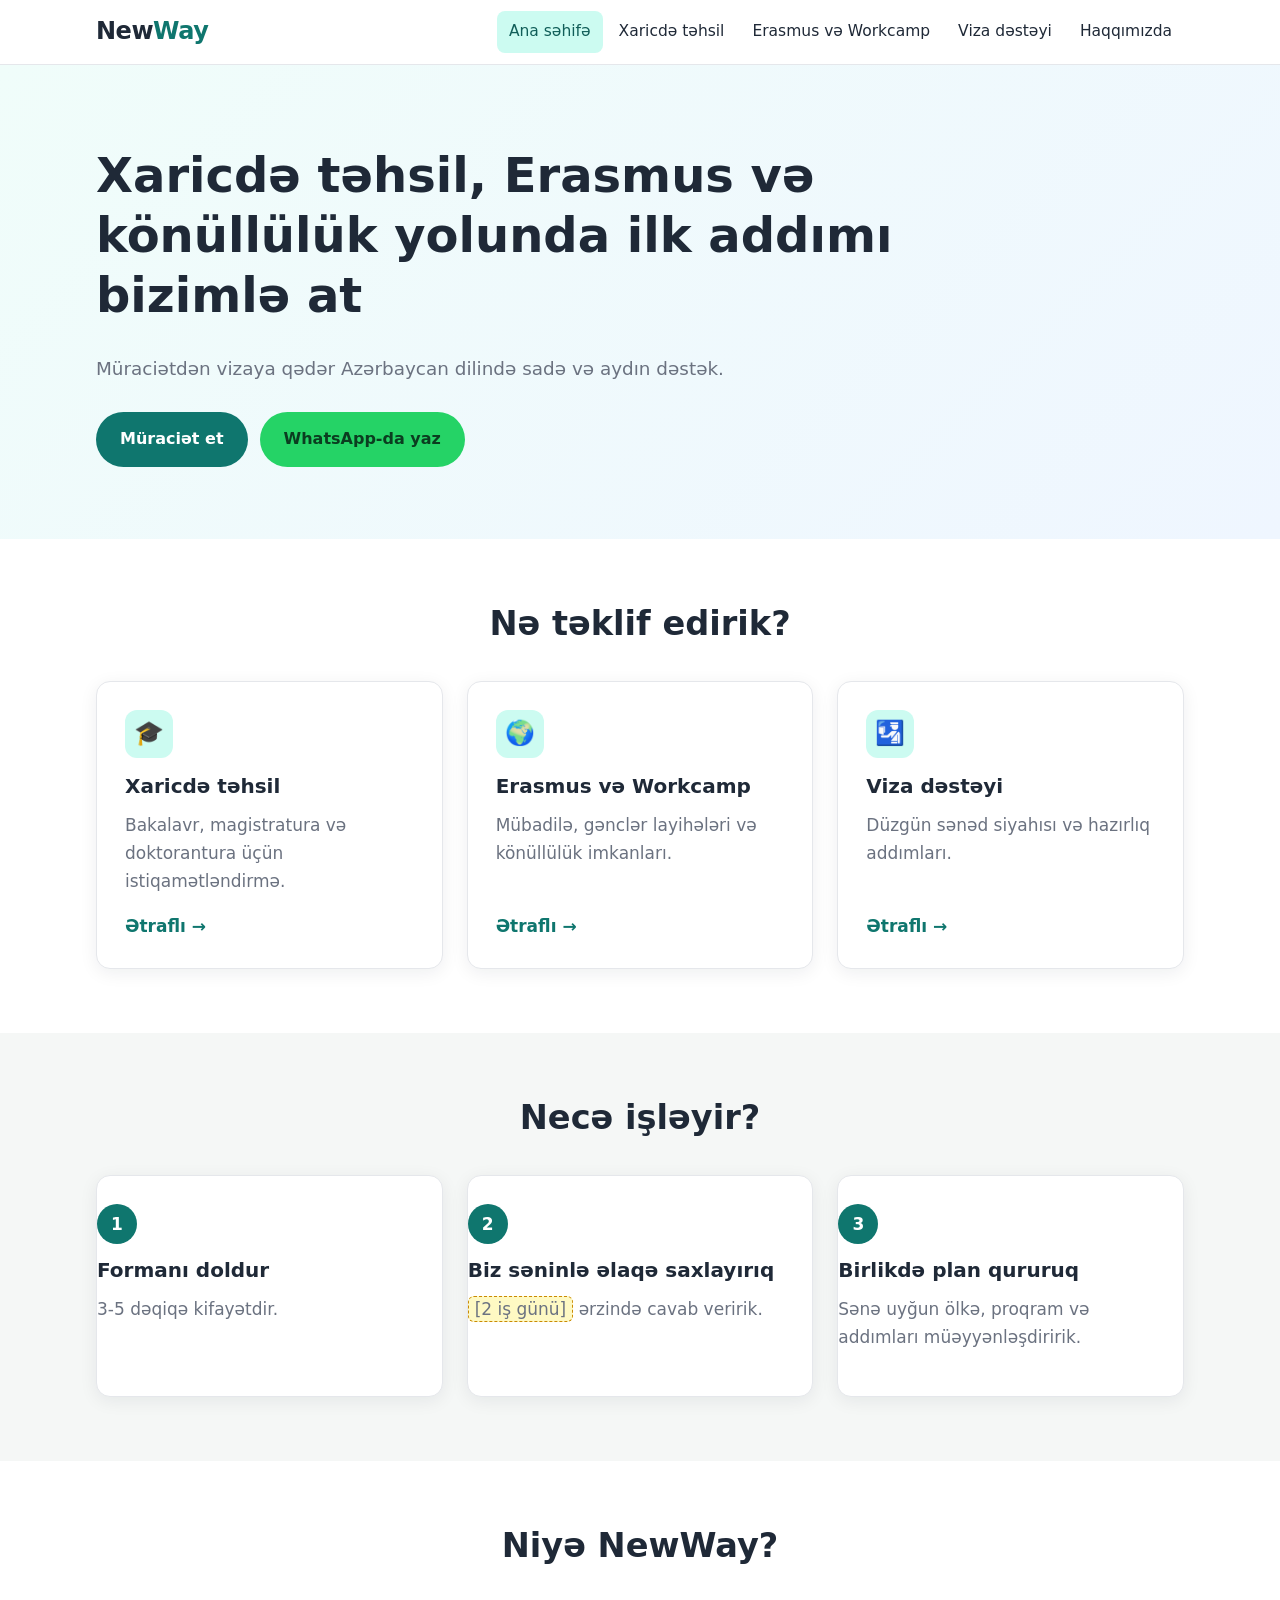
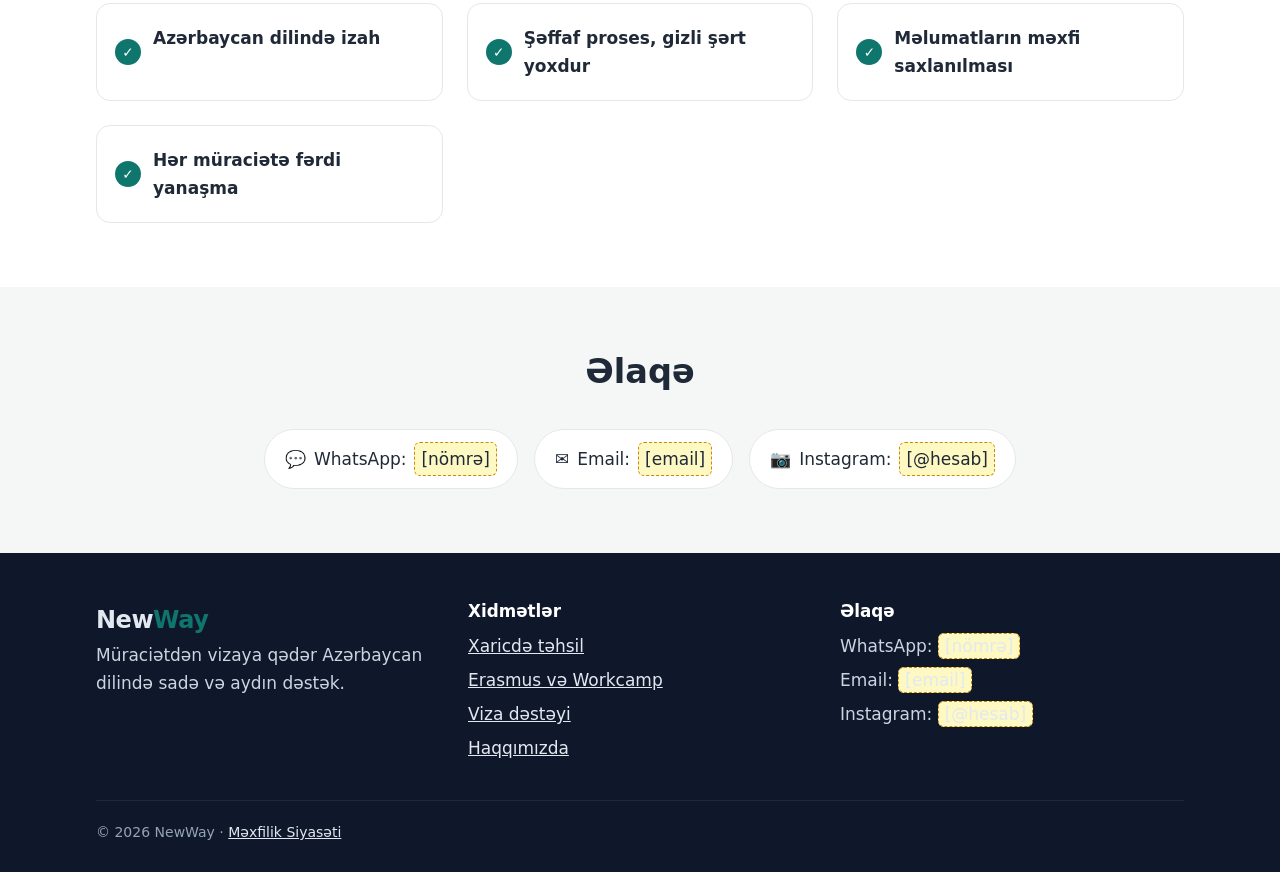
<file: index.html>
<!DOCTYPE html>
<html lang="az">
<head>
  <meta charset="UTF-8">
  <meta name="viewport" content="width=device-width, initial-scale=1.0">
  <title>NewWay — Xaricdə təhsil, Erasmus və viza dəstəyi</title>
  <meta name="description" content="Xaricdə təhsil, Erasmus və könüllülük yolunda ilk addımı bizimlə at. Müraciətdən vizaya qədər Azərbaycan dilində sadə və aydın dəstək.">
  <link rel="icon" href="data:image/svg+xml,<svg xmlns='http://www.w3.org/2000/svg' viewBox='0 0 100 100'><rect width='100' height='100' rx='22' fill='%230f766e'/><text x='50' y='70' font-size='60' font-family='Arial' font-weight='700' text-anchor='middle' fill='white'>N</text></svg>">
  <link rel="stylesheet" href="/assets/css/style.css">
</head>
<body>
  <a class="skip-link" href="#main">Əsas məzmuna keç</a>
  <header class="site-header">
    <div class="container header-inner">
      <a class="logo" href="/index.html">New<span>Way</span></a>
      <button class="nav-toggle" type="button" aria-expanded="false" aria-controls="main-nav" aria-label="Menyunu aç">☰</button>
      <nav class="main-nav" id="main-nav" aria-label="Əsas menyu">
        <ul>
          <li><a href="/index.html">Ana səhifə</a></li>
          <li><a href="/xaricde-tehsil.html">Xaricdə təhsil</a></li>
          <li><a href="/erasmus-workcamp.html">Erasmus və Workcamp</a></li>
          <li><a href="/viza.html">Viza dəstəyi</a></li>
          <li><a href="/haqqimizda.html">Haqqımızda</a></li>
        </ul>
      </nav>
    </div>
  </header>

  <main id="main">
    <section class="hero">
      <div class="container">
        <h1>Xaricdə təhsil, Erasmus və könüllülük yolunda ilk addımı bizimlə at</h1>
        <p class="lead">Müraciətdən vizaya qədər Azərbaycan dilində sadə və aydın dəstək.</p>
        <div class="btn-row">
          <a class="btn btn-primary" href="#xidmetler">Müraciət et</a>
          <a class="btn btn-whatsapp" data-config-link="whatsapp" href="#">WhatsApp-da yaz</a>
        </div>
      </div>
    </section>

    <section class="section" id="xidmetler">
      <div class="container">
        <div class="section-title">
          <h2>Nə təklif edirik?</h2>
        </div>
        <div class="grid grid-3">
          <a class="card" href="/xaricde-tehsil.html">
            <div class="card-icon" aria-hidden="true">🎓</div>
            <h3>Xaricdə təhsil</h3>
            <p>Bakalavr, magistratura və doktorantura üçün istiqamətləndirmə.</p>
            <span class="card-link">Ətraflı →</span>
          </a>
          <a class="card" href="/erasmus-workcamp.html">
            <div class="card-icon" aria-hidden="true">🌍</div>
            <h3>Erasmus və Workcamp</h3>
            <p>Mübadilə, gənclər layihələri və könüllülük imkanları.</p>
            <span class="card-link">Ətraflı →</span>
          </a>
          <a class="card" href="/viza.html">
            <div class="card-icon" aria-hidden="true">🛂</div>
            <h3>Viza dəstəyi</h3>
            <p>Düzgün sənəd siyahısı və hazırlıq addımları.</p>
            <span class="card-link">Ətraflı →</span>
          </a>
        </div>
      </div>
    </section>

    <section class="section section-alt">
      <div class="container">
        <div class="section-title">
          <h2>Necə işləyir?</h2>
        </div>
        <ol class="steps grid grid-3">
          <li class="card">
            <h3>Formanı doldur</h3>
            <p>3-5 dəqiqə kifayətdir.</p>
          </li>
          <li class="card">
            <h3>Biz səninlə əlaqə saxlayırıq</h3>
            <p><span data-config="responseTime">[2 iş günü]</span> ərzində cavab veririk.</p>
          </li>
          <li class="card">
            <h3>Birlikdə plan qururuq</h3>
            <p>Sənə uyğun ölkə, proqram və addımları müəyyənləşdiririk.</p>
          </li>
        </ol>
      </div>
    </section>

    <section class="section">
      <div class="container">
        <div class="section-title">
          <h2>Niyə NewWay?</h2>
        </div>
        <ul class="features grid grid-2">
          <li>Azərbaycan dilində izah</li>
          <li>Şəffaf proses, gizli şərt yoxdur</li>
          <li>Məlumatların məxfi saxlanılması</li>
          <li>Hər müraciətə fərdi yanaşma</li>
        </ul>
      </div>
    </section>

    <section class="section section-alt" id="elaqe">
      <div class="container">
        <div class="section-title">
          <h2>Əlaqə</h2>
        </div>
        <ul class="contact-list">
          <li><a data-config-link="whatsapp" href="#"><span aria-hidden="true">💬</span> WhatsApp: <span data-config="whatsapp">[nömrə]</span></a></li>
          <li><a data-config-link="email" href="#"><span aria-hidden="true">✉️</span> Email: <span data-config="email">[email]</span></a></li>
          <li><a data-config-link="instagram" href="#"><span aria-hidden="true">📷</span> Instagram: <span data-config="instagram">[@hesab]</span></a></li>
        </ul>
      </div>
    </section>

  </main>

  <footer class="site-footer">
    <div class="container">
      <div class="footer-grid">
        <div>
          <a class="logo footer-logo" href="/index.html">New<span>Way</span></a>
          <p>Müraciətdən vizaya qədər Azərbaycan dilində sadə və aydın dəstək.</p>
        </div>
        <div>
          <h3>Xidmətlər</h3>
          <ul>
            <li><a href="/xaricde-tehsil.html">Xaricdə təhsil</a></li>
            <li><a href="/erasmus-workcamp.html">Erasmus və Workcamp</a></li>
            <li><a href="/viza.html">Viza dəstəyi</a></li>
            <li><a href="/haqqimizda.html">Haqqımızda</a></li>
          </ul>
        </div>
        <div>
          <h3>Əlaqə</h3>
          <ul>
            <li>WhatsApp: <a data-config-link="whatsapp" href="#"><span data-config="whatsapp">[nömrə]</span></a></li>
            <li>Email: <a data-config-link="email" href="#"><span data-config="email">[email]</span></a></li>
            <li>Instagram: <a data-config-link="instagram" href="#"><span data-config="instagram">[@hesab]</span></a></li>
          </ul>
        </div>
      </div>
      <div class="footer-bottom">
        © <span data-year></span> NewWay · <a href="/mexfilik.html">Məxfilik Siyasəti</a>
      </div>
    </div>
  </footer>

  <script src="/assets/js/main.js"></script>
</body>
</html>
</file>
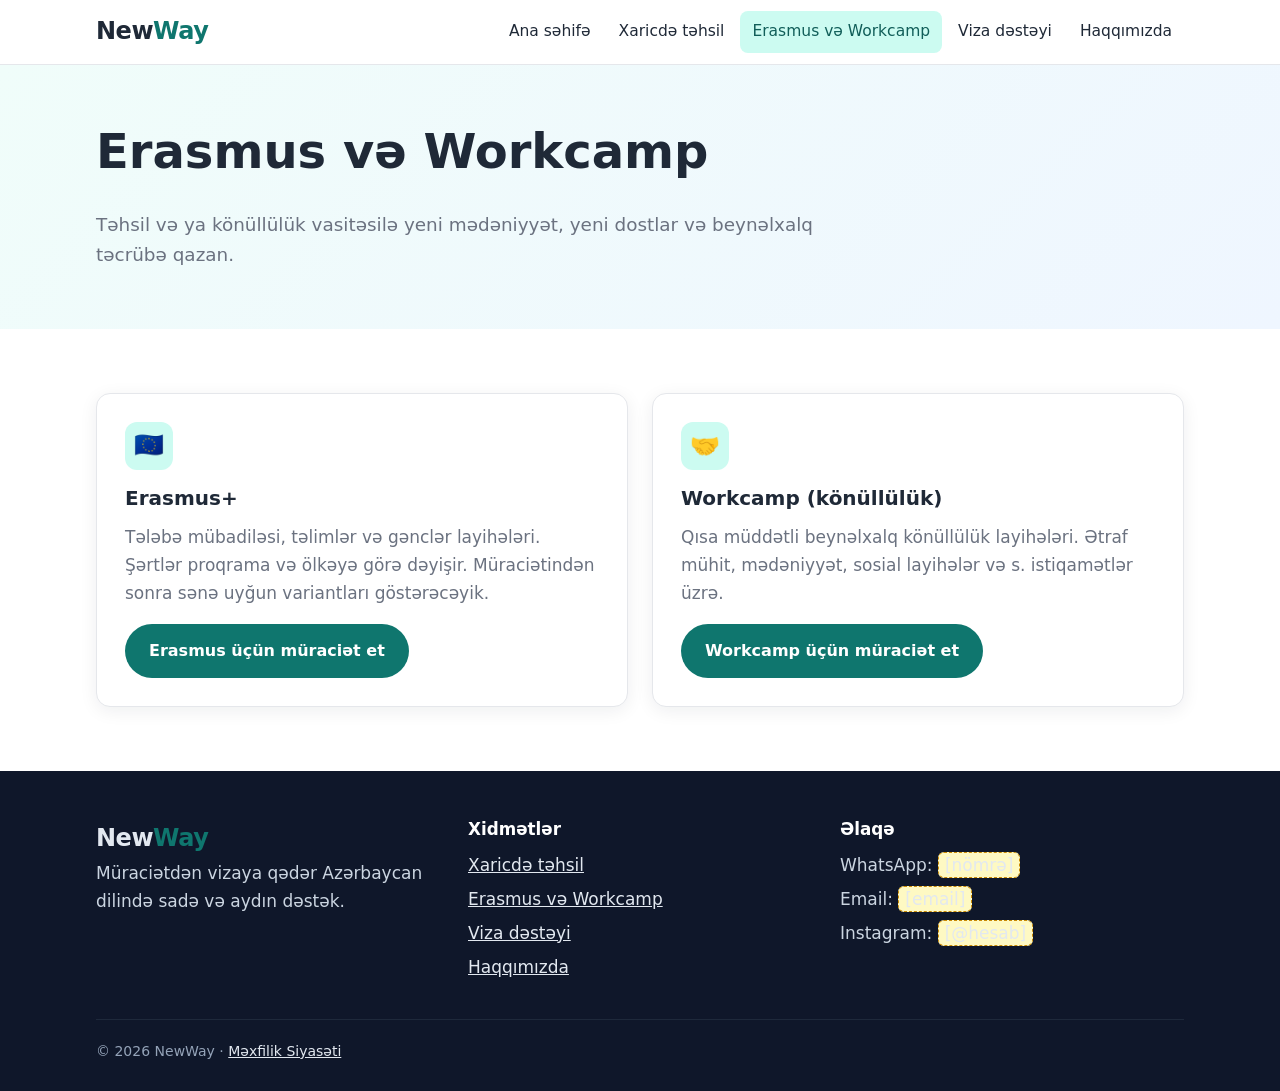
<file: erasmus-workcamp.html>
<!DOCTYPE html>
<html lang="az">
<head>
  <meta charset="UTF-8">
  <meta name="viewport" content="width=device-width, initial-scale=1.0">
  <title>Erasmus və Workcamp — NewWay</title>
  <meta name="description" content="Erasmus+ mübadilə, təlim və gənclər layihələri, eləcə də beynəlxalq Workcamp könüllülük proqramları.">
  <link rel="icon" href="data:image/svg+xml,<svg xmlns='http://www.w3.org/2000/svg' viewBox='0 0 100 100'><rect width='100' height='100' rx='22' fill='%230f766e'/><text x='50' y='70' font-size='60' font-family='Arial' font-weight='700' text-anchor='middle' fill='white'>N</text></svg>">
  <link rel="stylesheet" href="/assets/css/style.css">
</head>
<body>
  <a class="skip-link" href="#main">Əsas məzmuna keç</a>
  <header class="site-header">
    <div class="container header-inner">
      <a class="logo" href="/index.html">New<span>Way</span></a>
      <button class="nav-toggle" type="button" aria-expanded="false" aria-controls="main-nav" aria-label="Menyunu aç">☰</button>
      <nav class="main-nav" id="main-nav" aria-label="Əsas menyu">
        <ul>
          <li><a href="/index.html">Ana səhifə</a></li>
          <li><a href="/xaricde-tehsil.html">Xaricdə təhsil</a></li>
          <li><a href="/erasmus-workcamp.html">Erasmus və Workcamp</a></li>
          <li><a href="/viza.html">Viza dəstəyi</a></li>
          <li><a href="/haqqimizda.html">Haqqımızda</a></li>
        </ul>
      </nav>
    </div>
  </header>

  <main id="main">
    <section class="page-hero">
      <div class="container">
        <h1>Erasmus və Workcamp</h1>
        <p class="lead">Təhsil və ya könüllülük vasitəsilə yeni mədəniyyət, yeni dostlar və beynəlxalq təcrübə qazan.</p>
      </div>
    </section>

    <section class="section">
      <div class="container">
        <div class="grid grid-2">
          <article class="card">
            <div class="card-icon" aria-hidden="true">🇪🇺</div>
            <h2 class="h3">Erasmus+</h2>
            <p>Tələbə mübadiləsi, təlimlər və gənclər layihələri. Şərtlər proqrama və ölkəyə görə dəyişir. Müraciətindən sonra sənə uyğun variantları göstərəcəyik.</p>
            <a class="btn btn-primary" href="/muraciet-erasmus.html?proqram=erasmus">Erasmus üçün müraciət et</a>
          </article>
          <article class="card">
            <div class="card-icon" aria-hidden="true">🤝</div>
            <h2 class="h3">Workcamp (könüllülük)</h2>
            <p>Qısa müddətli beynəlxalq könüllülük layihələri. Ətraf mühit, mədəniyyət, sosial layihələr və s. istiqamətlər üzrə.</p>
            <a class="btn btn-primary" href="/muraciet-erasmus.html?proqram=workcamp">Workcamp üçün müraciət et</a>
          </article>
        </div>
      </div>
    </section>

  </main>

  <footer class="site-footer">
    <div class="container">
      <div class="footer-grid">
        <div>
          <a class="logo footer-logo" href="/index.html">New<span>Way</span></a>
          <p>Müraciətdən vizaya qədər Azərbaycan dilində sadə və aydın dəstək.</p>
        </div>
        <div>
          <h3>Xidmətlər</h3>
          <ul>
            <li><a href="/xaricde-tehsil.html">Xaricdə təhsil</a></li>
            <li><a href="/erasmus-workcamp.html">Erasmus və Workcamp</a></li>
            <li><a href="/viza.html">Viza dəstəyi</a></li>
            <li><a href="/haqqimizda.html">Haqqımızda</a></li>
          </ul>
        </div>
        <div>
          <h3>Əlaqə</h3>
          <ul>
            <li>WhatsApp: <a data-config-link="whatsapp" href="#"><span data-config="whatsapp">[nömrə]</span></a></li>
            <li>Email: <a data-config-link="email" href="#"><span data-config="email">[email]</span></a></li>
            <li>Instagram: <a data-config-link="instagram" href="#"><span data-config="instagram">[@hesab]</span></a></li>
          </ul>
        </div>
      </div>
      <div class="footer-bottom">
        © <span data-year></span> NewWay · <a href="/mexfilik.html">Məxfilik Siyasəti</a>
      </div>
    </div>
  </footer>

  <script src="/assets/js/main.js"></script>
</body>
</html>
</file>
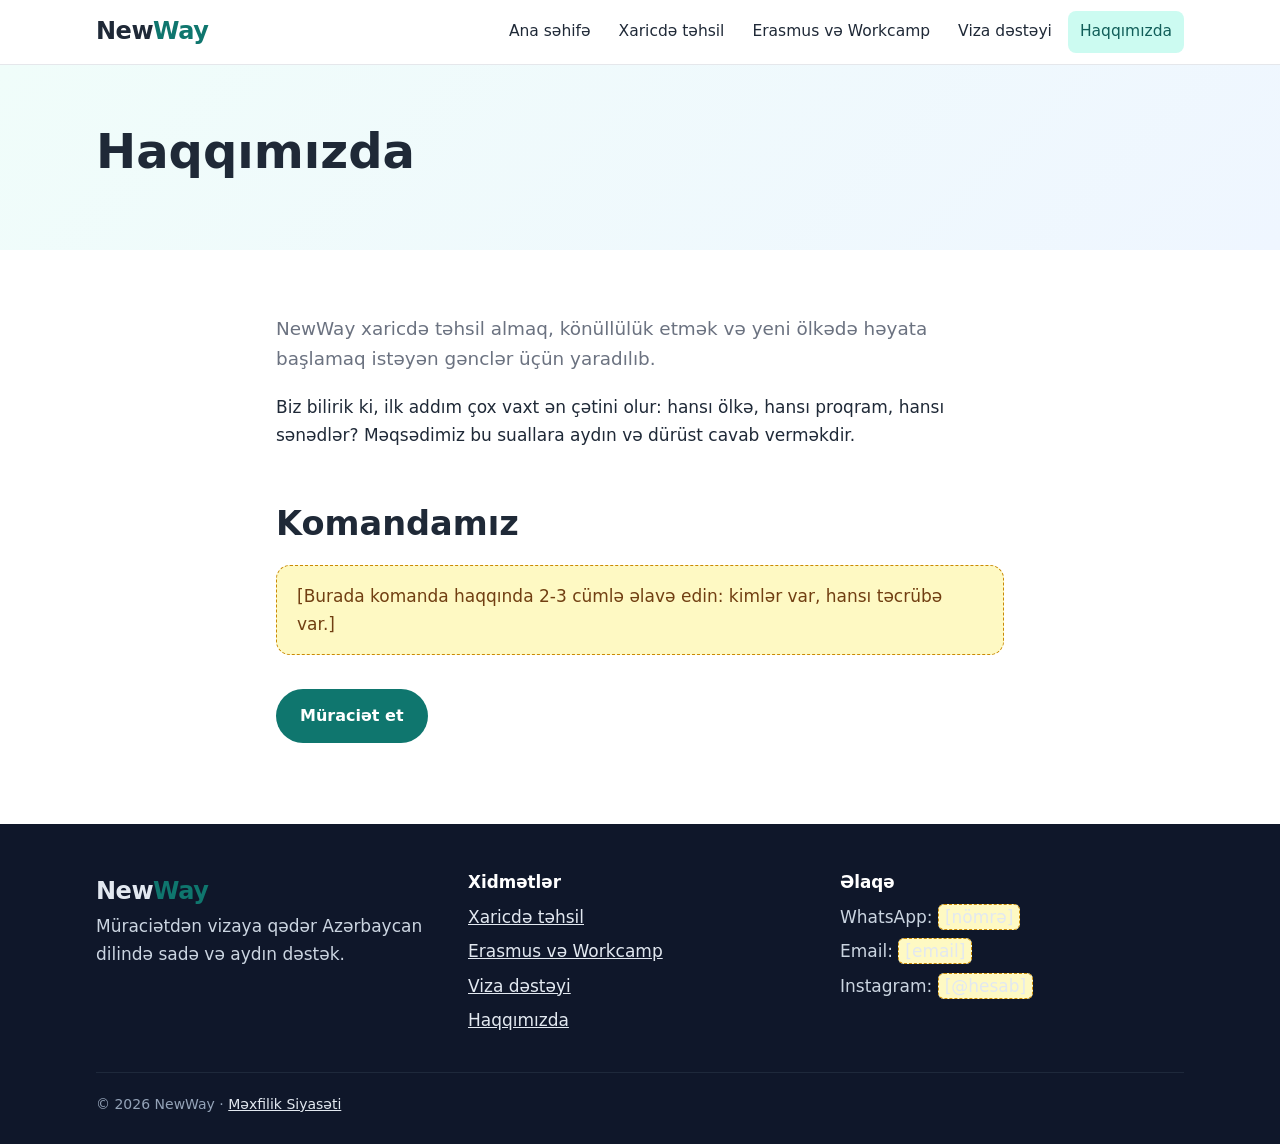
<file: haqqimizda.html>
<!DOCTYPE html>
<html lang="az">
<head>
  <meta charset="UTF-8">
  <meta name="viewport" content="width=device-width, initial-scale=1.0">
  <title>Haqqımızda — NewWay</title>
  <meta name="description" content="NewWay xaricdə təhsil almaq, könüllülük etmək və yeni ölkədə həyata başlamaq istəyən gənclər üçün yaradılıb.">
  <link rel="icon" href="data:image/svg+xml,<svg xmlns='http://www.w3.org/2000/svg' viewBox='0 0 100 100'><rect width='100' height='100' rx='22' fill='%230f766e'/><text x='50' y='70' font-size='60' font-family='Arial' font-weight='700' text-anchor='middle' fill='white'>N</text></svg>">
  <link rel="stylesheet" href="/assets/css/style.css">
</head>
<body>
  <a class="skip-link" href="#main">Əsas məzmuna keç</a>
  <header class="site-header">
    <div class="container header-inner">
      <a class="logo" href="/index.html">New<span>Way</span></a>
      <button class="nav-toggle" type="button" aria-expanded="false" aria-controls="main-nav" aria-label="Menyunu aç">☰</button>
      <nav class="main-nav" id="main-nav" aria-label="Əsas menyu">
        <ul>
          <li><a href="/index.html">Ana səhifə</a></li>
          <li><a href="/xaricde-tehsil.html">Xaricdə təhsil</a></li>
          <li><a href="/erasmus-workcamp.html">Erasmus və Workcamp</a></li>
          <li><a href="/viza.html">Viza dəstəyi</a></li>
          <li><a href="/haqqimizda.html">Haqqımızda</a></li>
        </ul>
      </nav>
    </div>
  </header>

  <main id="main">
    <section class="page-hero">
      <div class="container">
        <h1>Haqqımızda</h1>
      </div>
    </section>

    <section class="section">
      <div class="container prose">
        <p class="lead">NewWay xaricdə təhsil almaq, könüllülük etmək və yeni ölkədə həyata başlamaq istəyən gənclər üçün yaradılıb.</p>
        <p>Biz bilirik ki, ilk addım çox vaxt ən çətini olur: hansı ölkə, hansı proqram, hansı sənədlər? Məqsədimiz bu suallara aydın və dürüst cavab verməkdir.</p>
        <h2>Komandamız</h2>
        <div class="placeholder-block">
          [Burada komanda haqqında 2-3 cümlə əlavə edin: kimlər var, hansı təcrübə var.]
        </div>
        <p style="margin-top: 2em;"><a class="btn btn-primary" href="/index.html#xidmetler">Müraciət et</a></p>
      </div>
    </section>

  </main>

  <footer class="site-footer">
    <div class="container">
      <div class="footer-grid">
        <div>
          <a class="logo footer-logo" href="/index.html">New<span>Way</span></a>
          <p>Müraciətdən vizaya qədər Azərbaycan dilində sadə və aydın dəstək.</p>
        </div>
        <div>
          <h3>Xidmətlər</h3>
          <ul>
            <li><a href="/xaricde-tehsil.html">Xaricdə təhsil</a></li>
            <li><a href="/erasmus-workcamp.html">Erasmus və Workcamp</a></li>
            <li><a href="/viza.html">Viza dəstəyi</a></li>
            <li><a href="/haqqimizda.html">Haqqımızda</a></li>
          </ul>
        </div>
        <div>
          <h3>Əlaqə</h3>
          <ul>
            <li>WhatsApp: <a data-config-link="whatsapp" href="#"><span data-config="whatsapp">[nömrə]</span></a></li>
            <li>Email: <a data-config-link="email" href="#"><span data-config="email">[email]</span></a></li>
            <li>Instagram: <a data-config-link="instagram" href="#"><span data-config="instagram">[@hesab]</span></a></li>
          </ul>
        </div>
      </div>
      <div class="footer-bottom">
        © <span data-year></span> NewWay · <a href="/mexfilik.html">Məxfilik Siyasəti</a>
      </div>
    </div>
  </footer>

  <script src="/assets/js/main.js"></script>
</body>
</html>
</file>
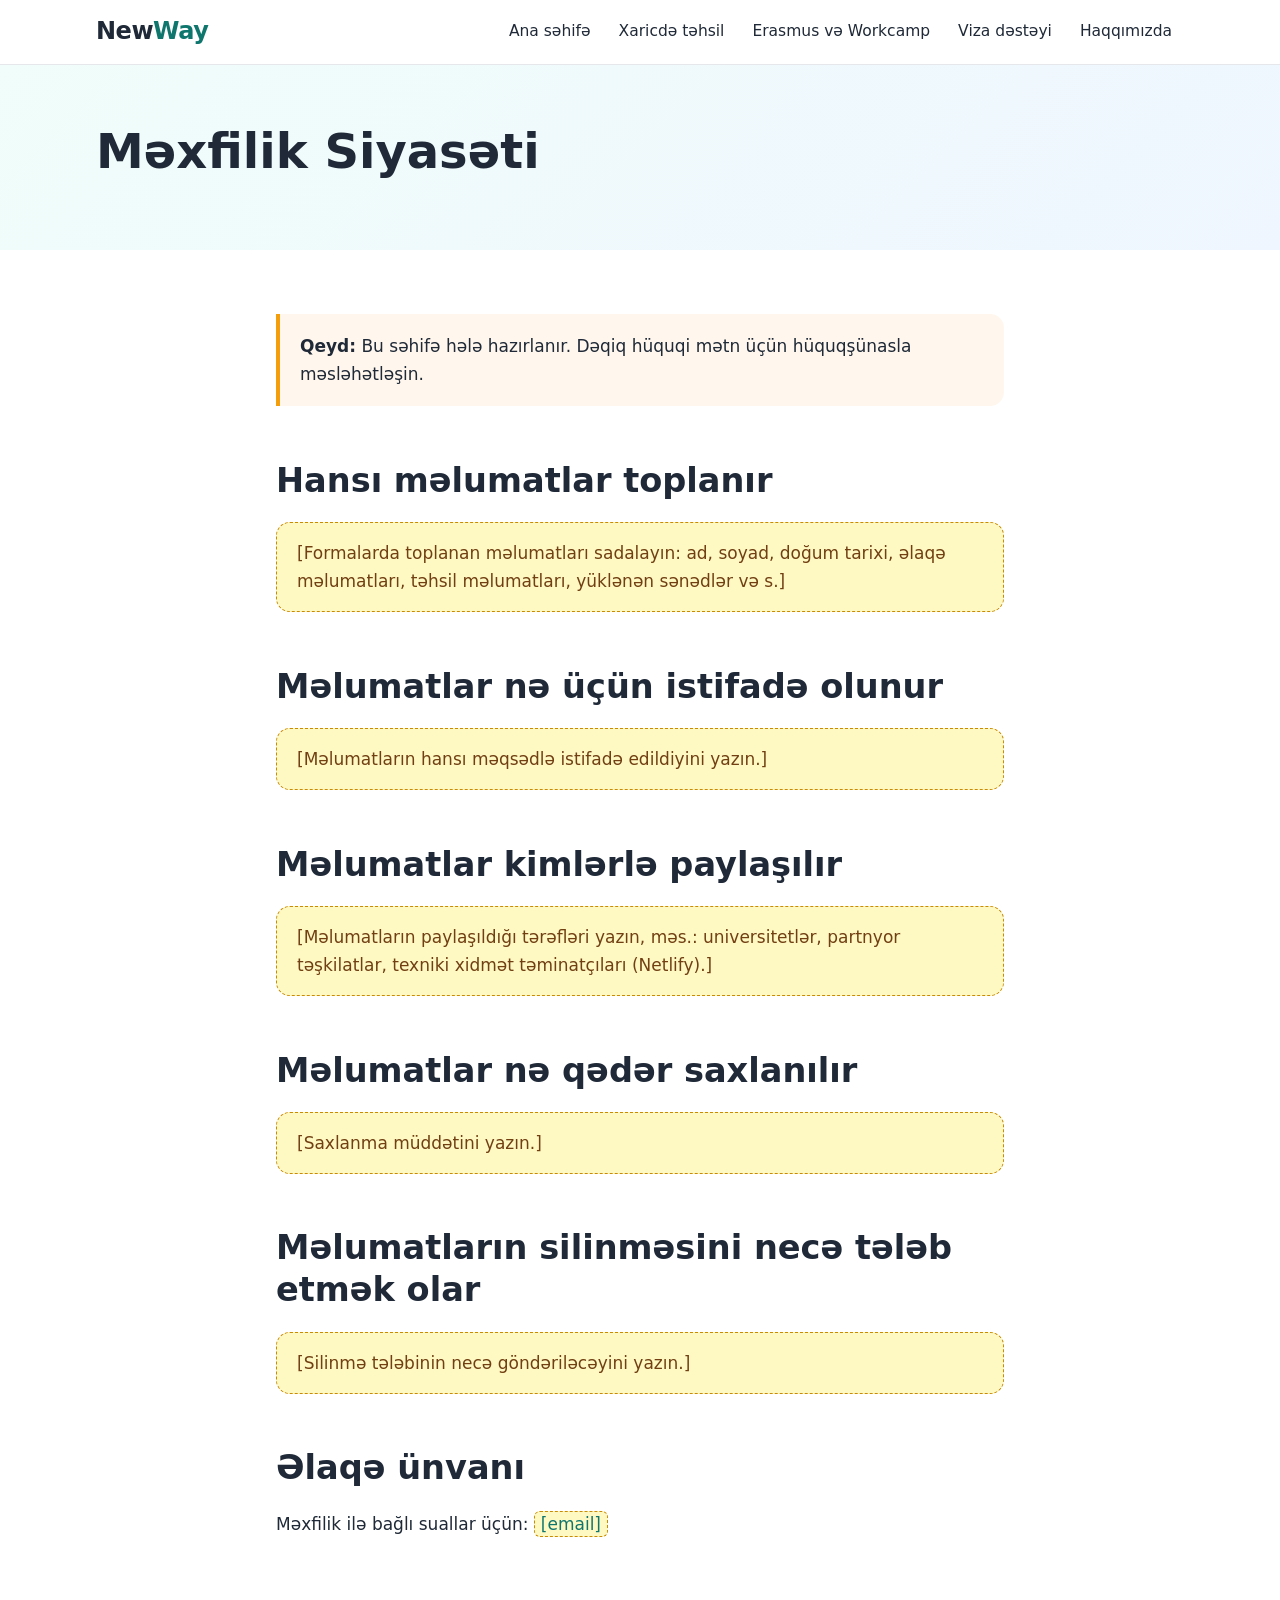
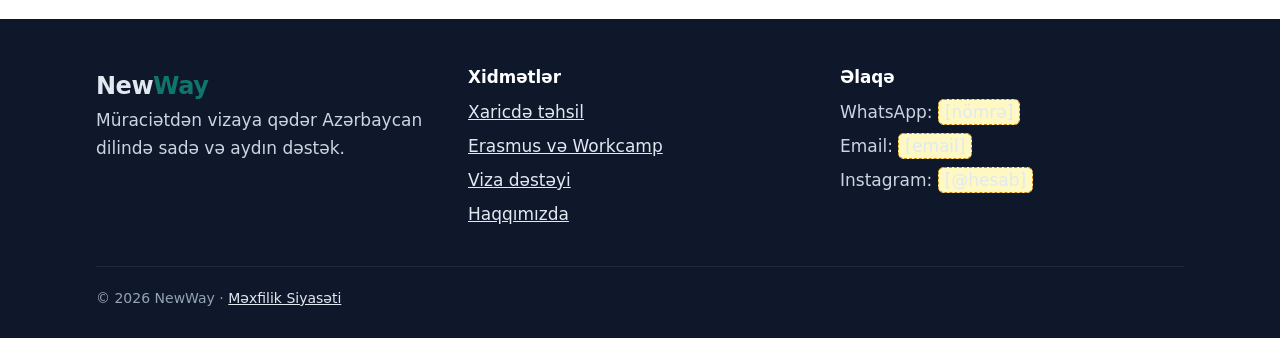
<file: mexfilik.html>
<!DOCTYPE html>
<html lang="az">
<head>
  <meta charset="UTF-8">
  <meta name="viewport" content="width=device-width, initial-scale=1.0">
  <title>Məxfilik Siyasəti — NewWay</title>
  <meta name="description" content="NewWay Məxfilik Siyasəti.">
  <link rel="icon" href="data:image/svg+xml,<svg xmlns='http://www.w3.org/2000/svg' viewBox='0 0 100 100'><rect width='100' height='100' rx='22' fill='%230f766e'/><text x='50' y='70' font-size='60' font-family='Arial' font-weight='700' text-anchor='middle' fill='white'>N</text></svg>">
  <link rel="stylesheet" href="/assets/css/style.css">
</head>
<body>
  <a class="skip-link" href="#main">Əsas məzmuna keç</a>
  <header class="site-header">
    <div class="container header-inner">
      <a class="logo" href="/index.html">New<span>Way</span></a>
      <button class="nav-toggle" type="button" aria-expanded="false" aria-controls="main-nav" aria-label="Menyunu aç">☰</button>
      <nav class="main-nav" id="main-nav" aria-label="Əsas menyu">
        <ul>
          <li><a href="/index.html">Ana səhifə</a></li>
          <li><a href="/xaricde-tehsil.html">Xaricdə təhsil</a></li>
          <li><a href="/erasmus-workcamp.html">Erasmus və Workcamp</a></li>
          <li><a href="/viza.html">Viza dəstəyi</a></li>
          <li><a href="/haqqimizda.html">Haqqımızda</a></li>
        </ul>
      </nav>
    </div>
  </header>

  <main id="main">
    <section class="page-hero">
      <div class="container">
        <h1>Məxfilik Siyasəti</h1>
      </div>
    </section>

    <section class="section">
      <div class="container prose">
        <div class="notice">
          <p><strong>Qeyd:</strong> Bu səhifə hələ hazırlanır. Dəqiq hüquqi mətn üçün hüquqşünasla məsləhətləşin.</p>
        </div>
        <h2>Hansı məlumatlar toplanır</h2>
        <div class="placeholder-block">[Formalarda toplanan məlumatları sadalayın: ad, soyad, doğum tarixi, əlaqə məlumatları, təhsil məlumatları, yüklənən sənədlər və s.]</div>
        <h2>Məlumatlar nə üçün istifadə olunur</h2>
        <div class="placeholder-block">[Məlumatların hansı məqsədlə istifadə edildiyini yazın.]</div>
        <h2>Məlumatlar kimlərlə paylaşılır</h2>
        <div class="placeholder-block">[Məlumatların paylaşıldığı tərəfləri yazın, məs.: universitetlər, partnyor təşkilatlar, texniki xidmət təminatçıları (Netlify).]</div>
        <h2>Məlumatlar nə qədər saxlanılır</h2>
        <div class="placeholder-block">[Saxlanma müddətini yazın.]</div>
        <h2>Məlumatların silinməsini necə tələb etmək olar</h2>
        <div class="placeholder-block">[Silinmə tələbinin necə göndəriləcəyini yazın.]</div>
        <h2>Əlaqə ünvanı</h2>
        <p>Məxfilik ilə bağlı suallar üçün: <a data-config-link="email" href="#"><span data-config="email">[email]</span></a></p>
      </div>
    </section>

  </main>

  <footer class="site-footer">
    <div class="container">
      <div class="footer-grid">
        <div>
          <a class="logo footer-logo" href="/index.html">New<span>Way</span></a>
          <p>Müraciətdən vizaya qədər Azərbaycan dilində sadə və aydın dəstək.</p>
        </div>
        <div>
          <h3>Xidmətlər</h3>
          <ul>
            <li><a href="/xaricde-tehsil.html">Xaricdə təhsil</a></li>
            <li><a href="/erasmus-workcamp.html">Erasmus və Workcamp</a></li>
            <li><a href="/viza.html">Viza dəstəyi</a></li>
            <li><a href="/haqqimizda.html">Haqqımızda</a></li>
          </ul>
        </div>
        <div>
          <h3>Əlaqə</h3>
          <ul>
            <li>WhatsApp: <a data-config-link="whatsapp" href="#"><span data-config="whatsapp">[nömrə]</span></a></li>
            <li>Email: <a data-config-link="email" href="#"><span data-config="email">[email]</span></a></li>
            <li>Instagram: <a data-config-link="instagram" href="#"><span data-config="instagram">[@hesab]</span></a></li>
          </ul>
        </div>
      </div>
      <div class="footer-bottom">
        © <span data-year></span> NewWay · <a href="/mexfilik.html">Məxfilik Siyasəti</a>
      </div>
    </div>
  </footer>

  <script src="/assets/js/main.js"></script>
</body>
</html>
</file>
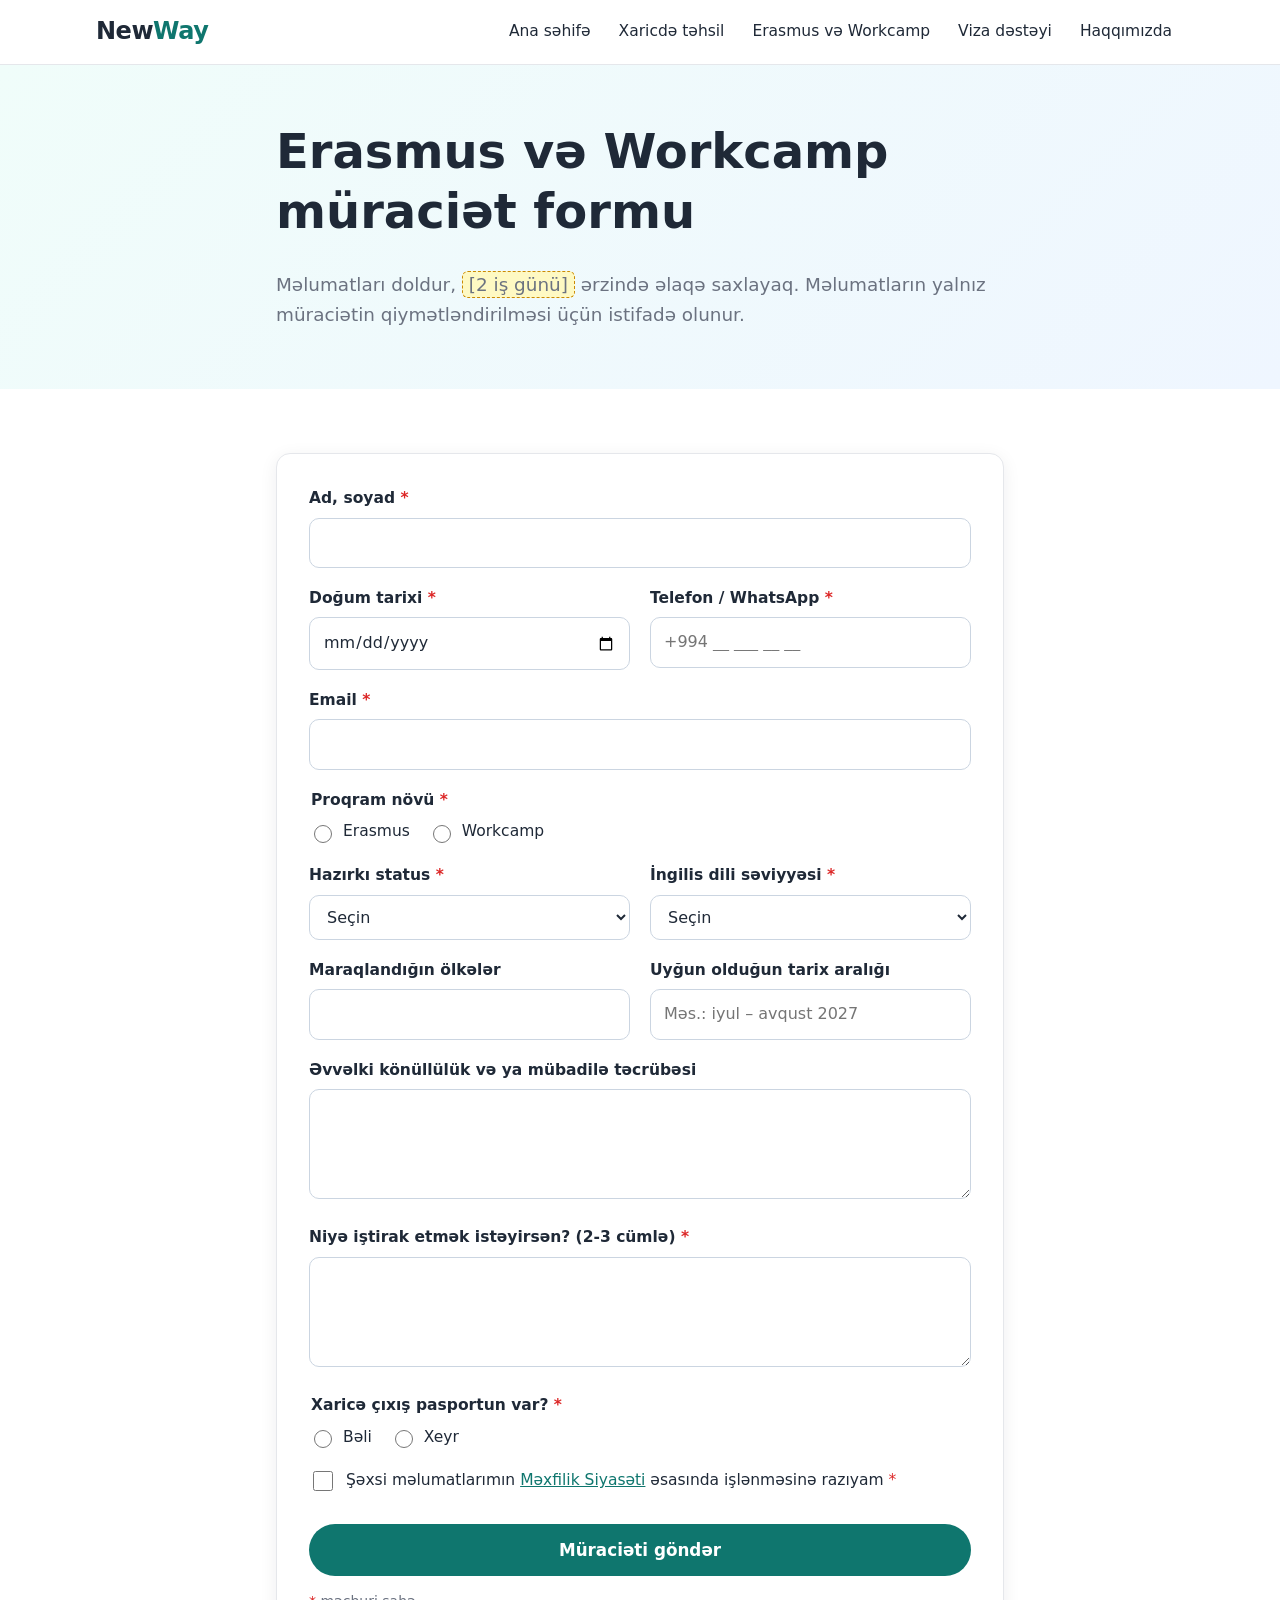
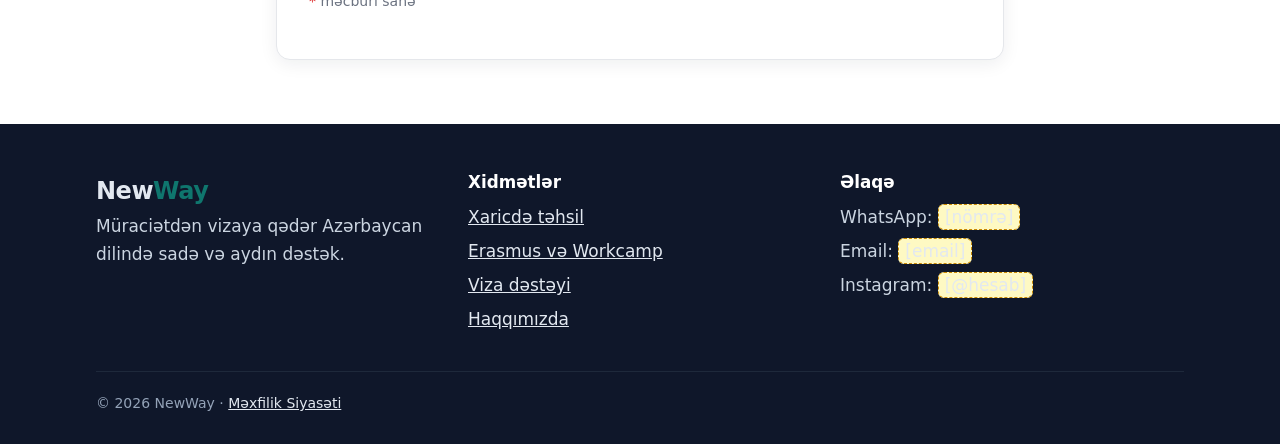
<file: muraciet-erasmus.html>
<!DOCTYPE html>
<html lang="az">
<head>
  <meta charset="UTF-8">
  <meta name="viewport" content="width=device-width, initial-scale=1.0">
  <title>Erasmus və Workcamp müraciət formu — NewWay</title>
  <meta name="description" content="Erasmus+ və Workcamp proqramları üçün müraciət formu.">
  <link rel="icon" href="data:image/svg+xml,<svg xmlns='http://www.w3.org/2000/svg' viewBox='0 0 100 100'><rect width='100' height='100' rx='22' fill='%230f766e'/><text x='50' y='70' font-size='60' font-family='Arial' font-weight='700' text-anchor='middle' fill='white'>N</text></svg>">
  <link rel="stylesheet" href="/assets/css/style.css">
</head>
<body>
  <a class="skip-link" href="#main">Əsas məzmuna keç</a>
  <header class="site-header">
    <div class="container header-inner">
      <a class="logo" href="/index.html">New<span>Way</span></a>
      <button class="nav-toggle" type="button" aria-expanded="false" aria-controls="main-nav" aria-label="Menyunu aç">☰</button>
      <nav class="main-nav" id="main-nav" aria-label="Əsas menyu">
        <ul>
          <li><a href="/index.html">Ana səhifə</a></li>
          <li><a href="/xaricde-tehsil.html">Xaricdə təhsil</a></li>
          <li><a href="/erasmus-workcamp.html">Erasmus və Workcamp</a></li>
          <li><a href="/viza.html">Viza dəstəyi</a></li>
          <li><a href="/haqqimizda.html">Haqqımızda</a></li>
        </ul>
      </nav>
    </div>
  </header>

  <main id="main">
    <section class="page-hero">
      <div class="container form-wrap">
        <h1>Erasmus və Workcamp müraciət formu</h1>
        <p class="lead">Məlumatları doldur, <span data-config="responseTime">[2 iş günü]</span> ərzində əlaqə saxlayaq. Məlumatların yalnız müraciətin qiymətləndirilməsi üçün istifadə olunur.</p>
      </div>
    </section>

    <section class="section">
      <div class="container form-wrap">
        <form class="form-card" name="erasmus" method="POST" action="/tesekkur.html" data-netlify="true" netlify-honeypot="bot-field">
        <input type="hidden" name="form-name" value="erasmus">
        <p class="hidden">
          <label>Bu sahəni boş saxlayın: <input name="bot-field"></label>
        </p>
        <div class="form-grid">
          <div class="field full">
            <label for="adsoyad">Ad, soyad <span class="req">*</span></label>
            <input id="adsoyad" type="text" name="ad_soyad" autocomplete="name" required>
          </div>
          <div class="field">
            <label for="dogum">Doğum tarixi <span class="req">*</span></label>
            <input id="dogum" type="date" name="dogum_tarixi" autocomplete="bday" required>
          </div>
          <div class="field">
            <label for="telefon">Telefon / WhatsApp <span class="req">*</span></label>
            <input id="telefon" type="tel" name="telefon" autocomplete="tel" placeholder="+994 __ ___ __ __" required>
          </div>
          <div class="field full">
            <label for="email">Email <span class="req">*</span></label>
            <input id="email" type="email" name="email" autocomplete="email" required>
          </div>
          <div class="field full">
            <fieldset>
              <legend>Proqram növü <span class="req">*</span></legend>
              <div class="options">
                <label><input type="radio" name="proqram" value="erasmus" required> Erasmus</label>
                <label><input type="radio" name="proqram" value="workcamp"> Workcamp</label>
              </div>
            </fieldset>
          </div>
          <div class="field">
            <label for="status">Hazırkı status <span class="req">*</span></label>
            <select id="status" name="status" required>
              <option value="" disabled selected>Seçin</option>
              <option>Tələbə</option>
              <option>İşləyir</option>
              <option>Digər</option>
            </select>
          </div>
          <div class="field">
            <label for="ingilis">İngilis dili səviyyəsi <span class="req">*</span></label>
            <select id="ingilis" name="ingilis_dili" required>
              <option value="" disabled selected>Seçin</option>
              <option>A1</option>
              <option>A2</option>
              <option>B1</option>
              <option>B2</option>
              <option>C1</option>
              <option>C2</option>
              <option>Bilmirəm</option>
            </select>
          </div>
          <div class="field">
            <label for="olkeler">Maraqlandığın ölkələr</label>
            <input id="olkeler" type="text" name="olkeler">
          </div>
          <div class="field">
            <label for="tarix">Uyğun olduğun tarix aralığı</label>
            <input id="tarix" type="text" name="tarix_araligi" placeholder="Məs.: iyul – avqust 2027">
          </div>
          <div class="field full">
            <label for="tecrube">Əvvəlki könüllülük və ya mübadilə təcrübəsi</label>
            <textarea id="tecrube" name="tecrube"></textarea>
          </div>
          <div class="field full">
            <label for="niye">Niyə iştirak etmək istəyirsən? (2-3 cümlə) <span class="req">*</span></label>
            <textarea id="niye" name="motivasiya" required></textarea>
          </div>
          <div class="field full">
            <fieldset>
              <legend>Xaricə çıxış pasportun var? <span class="req">*</span></legend>
              <div class="options">
              <label><input type="radio" name="pasport" value="Bəli" required> Bəli</label>
              <label><input type="radio" name="pasport" value="Xeyr"> Xeyr</label>
            </div>
            </fieldset>
          </div>
          <div class="field full consent">
            <label>
              <input type="checkbox" name="razilik" value="Bəli" required>
              <span>Şəxsi məlumatlarımın <a href="/mexfilik.html" target="_blank">Məxfilik Siyasəti</a> əsasında işlənməsinə razıyam <span class="req">*</span></span>
            </label>
          </div>
        </div>
        <div class="form-actions">
          <button class="btn btn-primary" type="submit">Müraciəti göndər</button>
        </div>
        <p class="required-note"><span class="req">*</span> məcburi sahə</p>
        </form>
      </div>
    </section>

  </main>

  <footer class="site-footer">
    <div class="container">
      <div class="footer-grid">
        <div>
          <a class="logo footer-logo" href="/index.html">New<span>Way</span></a>
          <p>Müraciətdən vizaya qədər Azərbaycan dilində sadə və aydın dəstək.</p>
        </div>
        <div>
          <h3>Xidmətlər</h3>
          <ul>
            <li><a href="/xaricde-tehsil.html">Xaricdə təhsil</a></li>
            <li><a href="/erasmus-workcamp.html">Erasmus və Workcamp</a></li>
            <li><a href="/viza.html">Viza dəstəyi</a></li>
            <li><a href="/haqqimizda.html">Haqqımızda</a></li>
          </ul>
        </div>
        <div>
          <h3>Əlaqə</h3>
          <ul>
            <li>WhatsApp: <a data-config-link="whatsapp" href="#"><span data-config="whatsapp">[nömrə]</span></a></li>
            <li>Email: <a data-config-link="email" href="#"><span data-config="email">[email]</span></a></li>
            <li>Instagram: <a data-config-link="instagram" href="#"><span data-config="instagram">[@hesab]</span></a></li>
          </ul>
        </div>
      </div>
      <div class="footer-bottom">
        © <span data-year></span> NewWay · <a href="/mexfilik.html">Məxfilik Siyasəti</a>
      </div>
    </div>
  </footer>

  <script src="/assets/js/main.js"></script>
</body>
</html>
</file>
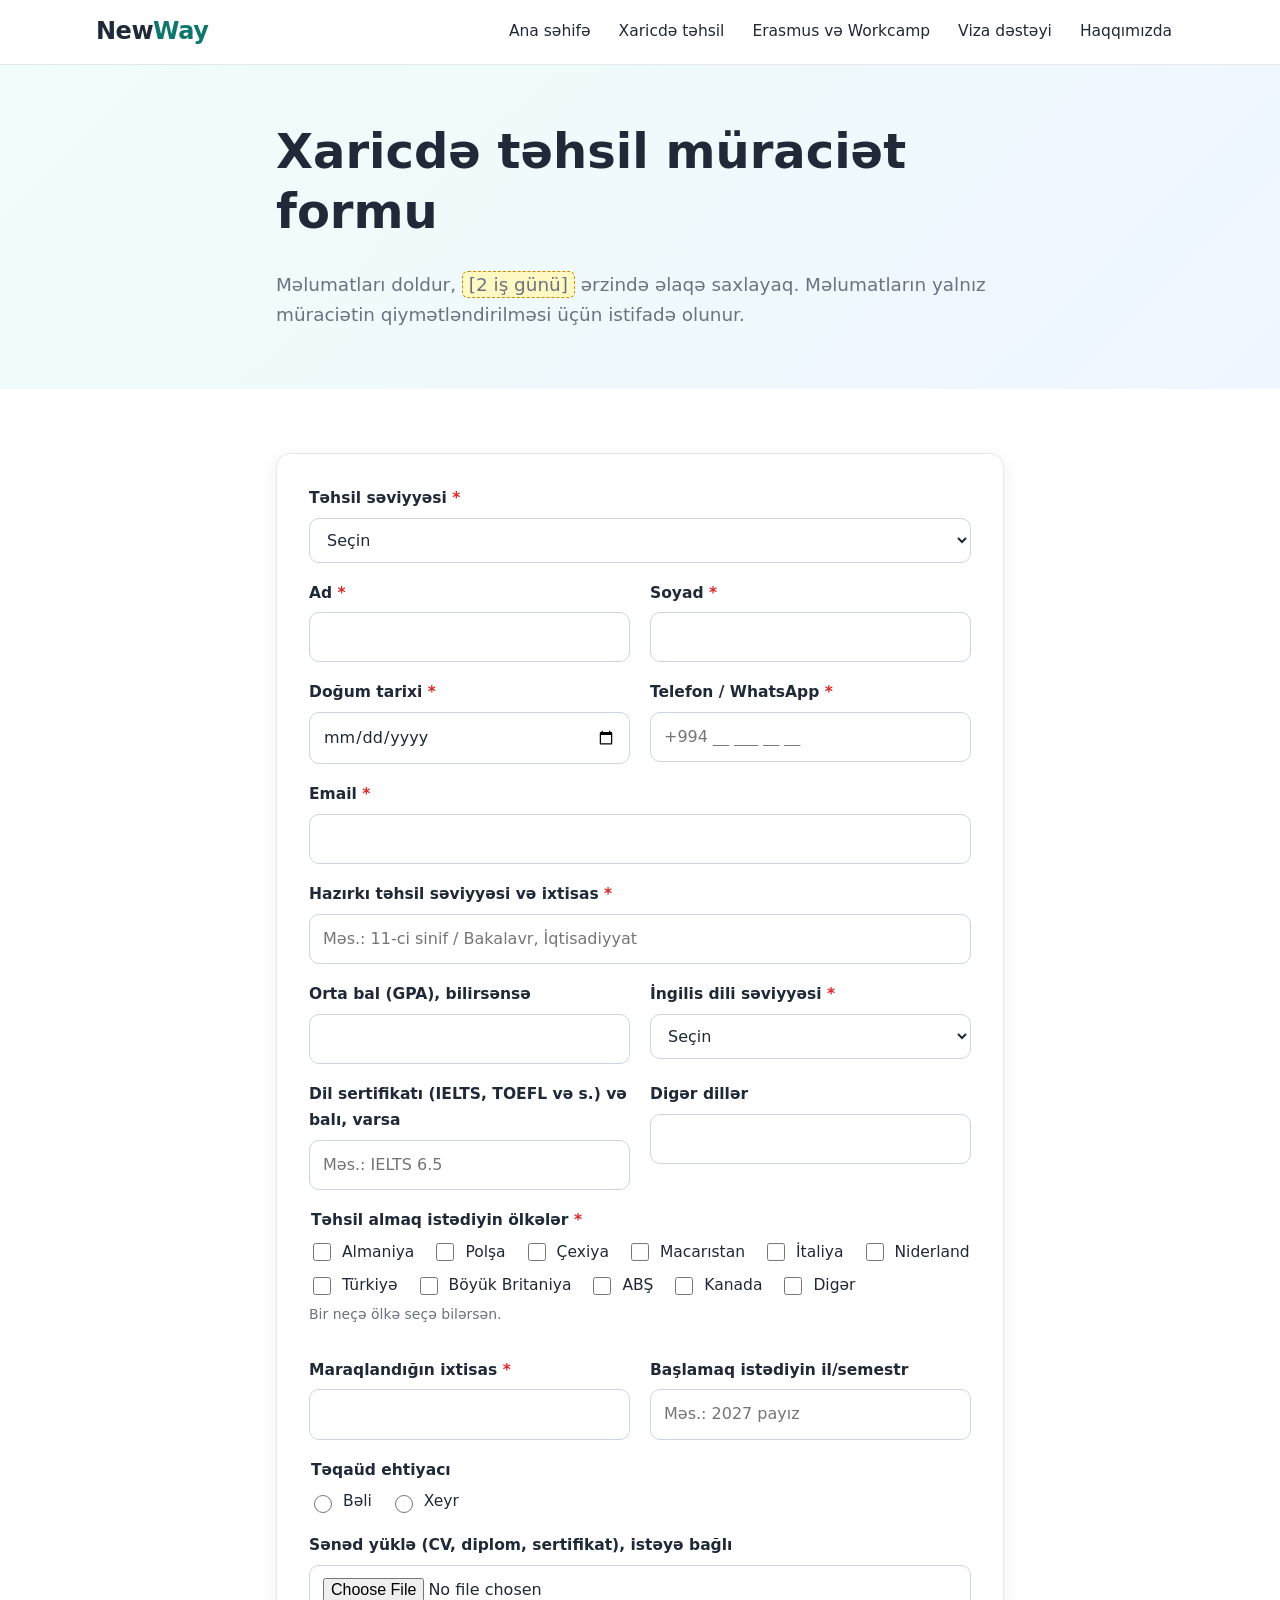
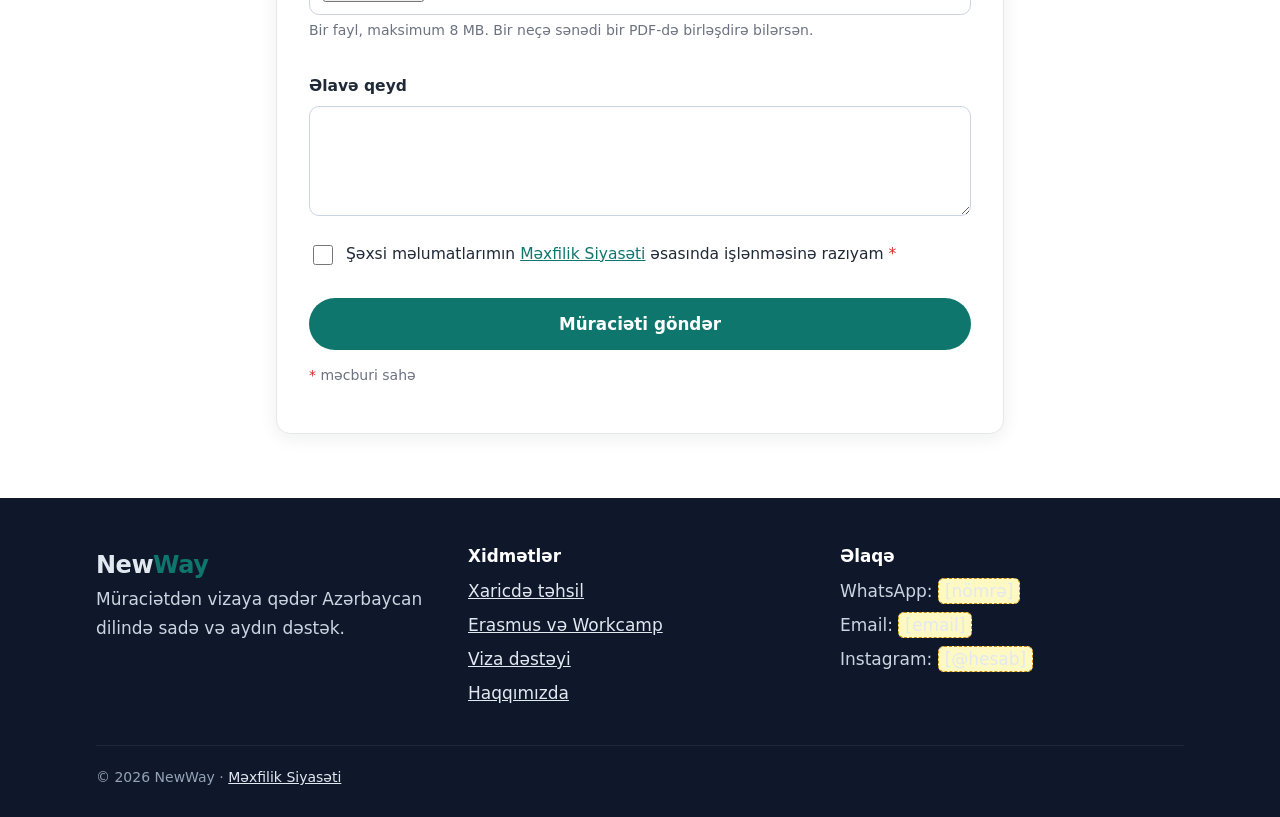
<file: muraciet-tehsil.html>
<!DOCTYPE html>
<html lang="az">
<head>
  <meta charset="UTF-8">
  <meta name="viewport" content="width=device-width, initial-scale=1.0">
  <title>Xaricdə təhsil müraciət formu — NewWay</title>
  <meta name="description" content="Bakalavr, magistratura və ya doktorantura üçün müraciət formu.">
  <link rel="icon" href="data:image/svg+xml,<svg xmlns='http://www.w3.org/2000/svg' viewBox='0 0 100 100'><rect width='100' height='100' rx='22' fill='%230f766e'/><text x='50' y='70' font-size='60' font-family='Arial' font-weight='700' text-anchor='middle' fill='white'>N</text></svg>">
  <link rel="stylesheet" href="/assets/css/style.css">
</head>
<body>
  <a class="skip-link" href="#main">Əsas məzmuna keç</a>
  <header class="site-header">
    <div class="container header-inner">
      <a class="logo" href="/index.html">New<span>Way</span></a>
      <button class="nav-toggle" type="button" aria-expanded="false" aria-controls="main-nav" aria-label="Menyunu aç">☰</button>
      <nav class="main-nav" id="main-nav" aria-label="Əsas menyu">
        <ul>
          <li><a href="/index.html">Ana səhifə</a></li>
          <li><a href="/xaricde-tehsil.html">Xaricdə təhsil</a></li>
          <li><a href="/erasmus-workcamp.html">Erasmus və Workcamp</a></li>
          <li><a href="/viza.html">Viza dəstəyi</a></li>
          <li><a href="/haqqimizda.html">Haqqımızda</a></li>
        </ul>
      </nav>
    </div>
  </header>

  <main id="main">
    <section class="page-hero">
      <div class="container form-wrap">
        <h1 id="form-title-level">Xaricdə təhsil müraciət formu</h1>
        <p class="lead">Məlumatları doldur, <span data-config="responseTime">[2 iş günü]</span> ərzində əlaqə saxlayaq. Məlumatların yalnız müraciətin qiymətləndirilməsi üçün istifadə olunur.</p>
      </div>
    </section>

    <section class="section">
      <div class="container form-wrap">
        <form class="form-card" name="tehsil" method="POST" action="/tesekkur.html" enctype="multipart/form-data" data-netlify="true" netlify-honeypot="bot-field">
        <input type="hidden" name="form-name" value="tehsil">
        <p class="hidden">
          <label>Bu sahəni boş saxlayın: <input name="bot-field"></label>
        </p>
        <div class="form-grid">
          <div class="field full">
            <label for="seviyye">Təhsil səviyyəsi <span class="req">*</span></label>
            <select id="seviyye" name="seviyye" required>
              <option value="" disabled selected>Seçin</option>
              <option value="bakalavr">Bakalavr</option>
              <option value="magistratura">Magistratura</option>
              <option value="doktorantura">Doktorantura</option>
            </select>
          </div>
          <div class="field">
            <label for="ad">Ad <span class="req">*</span></label>
            <input id="ad" type="text" name="ad" autocomplete="given-name" required>
          </div>
          <div class="field">
            <label for="soyad">Soyad <span class="req">*</span></label>
            <input id="soyad" type="text" name="soyad" autocomplete="family-name" required>
          </div>
          <div class="field">
            <label for="dogum">Doğum tarixi <span class="req">*</span></label>
            <input id="dogum" type="date" name="dogum_tarixi" autocomplete="bday" required>
          </div>
          <div class="field">
            <label for="telefon">Telefon / WhatsApp <span class="req">*</span></label>
            <input id="telefon" type="tel" name="telefon" autocomplete="tel" placeholder="+994 __ ___ __ __" required>
          </div>
          <div class="field full">
            <label for="email">Email <span class="req">*</span></label>
            <input id="email" type="email" name="email" autocomplete="email" required>
          </div>
          <div class="field full">
            <label for="hazirki">Hazırkı təhsil səviyyəsi və ixtisas <span class="req">*</span></label>
            <input id="hazirki" type="text" name="hazirki_tehsil" placeholder="Məs.: 11-ci sinif / Bakalavr, İqtisadiyyat" required>
          </div>
          <div class="field">
            <label for="gpa">Orta bal (GPA), bilirsənsə</label>
            <input id="gpa" type="text" name="gpa">
          </div>
          <div class="field">
            <label for="ingilis">İngilis dili səviyyəsi <span class="req">*</span></label>
            <select id="ingilis" name="ingilis_dili" required>
              <option value="" disabled selected>Seçin</option>
              <option>A1</option>
              <option>A2</option>
              <option>B1</option>
              <option>B2</option>
              <option>C1</option>
              <option>C2</option>
              <option>Bilmirəm</option>
            </select>
          </div>
          <div class="field">
            <label for="sertifikat">Dil sertifikatı (IELTS, TOEFL və s.) və balı, varsa</label>
            <input id="sertifikat" type="text" name="dil_sertifikati" placeholder="Məs.: IELTS 6.5">
          </div>
          <div class="field">
            <label for="diger-diller">Digər dillər</label>
            <input id="diger-diller" type="text" name="diger_diller">
          </div>
          <div class="field full">
            <fieldset>
              <legend>Təhsil almaq istədiyin ölkələr <span class="req">*</span></legend>
              <div class="options" data-require-one>
              <label><input type="checkbox" name="olkeler[]" value="Almaniya"> Almaniya</label>
              <label><input type="checkbox" name="olkeler[]" value="Polşa"> Polşa</label>
              <label><input type="checkbox" name="olkeler[]" value="Çexiya"> Çexiya</label>
              <label><input type="checkbox" name="olkeler[]" value="Macarıstan"> Macarıstan</label>
              <label><input type="checkbox" name="olkeler[]" value="İtaliya"> İtaliya</label>
              <label><input type="checkbox" name="olkeler[]" value="Niderland"> Niderland</label>
              <label><input type="checkbox" name="olkeler[]" value="Türkiyə"> Türkiyə</label>
              <label><input type="checkbox" name="olkeler[]" value="Böyük Britaniya"> Böyük Britaniya</label>
              <label><input type="checkbox" name="olkeler[]" value="ABŞ"> ABŞ</label>
              <label><input type="checkbox" name="olkeler[]" value="Kanada"> Kanada</label>
              <label><input type="checkbox" name="olkeler[]" value="Digər"> Digər</label>
              </div>
              <p class="hint">Bir neçə ölkə seçə bilərsən.</p>
            </fieldset>
          </div>
          <div class="field">
            <label for="ixtisas">Maraqlandığın ixtisas <span class="req">*</span></label>
            <input id="ixtisas" type="text" name="ixtisas" required>
          </div>
          <div class="field">
            <label for="baslama">Başlamaq istədiyin il/semestr</label>
            <input id="baslama" type="text" name="baslama" placeholder="Məs.: 2027 payız">
          </div>
          <div class="field full">
            <fieldset>
              <legend>Təqaüd ehtiyacı</legend>
              <div class="options">
              <label><input type="radio" name="teqaud" value="Bəli"> Bəli</label>
              <label><input type="radio" name="teqaud" value="Xeyr"> Xeyr</label>
            </div>
            </fieldset>
          </div>
          <div class="field full">
            <label for="senedler">Sənəd yüklə (CV, diplom, sertifikat), istəyə bağlı</label>
            <input id="senedler" type="file" name="senedler" accept=".pdf,.doc,.docx,.jpg,.jpeg,.png">
            <p class="hint">Bir fayl, maksimum 8 MB. Bir neçə sənədi bir PDF-də birləşdirə bilərsən.</p>
          </div>
          <div class="field full">
            <label for="qeyd">Əlavə qeyd</label>
            <textarea id="qeyd" name="elave_qeyd"></textarea>
          </div>
          <div class="field full consent">
            <label>
              <input type="checkbox" name="razilik" value="Bəli" required>
              <span>Şəxsi məlumatlarımın <a href="/mexfilik.html" target="_blank">Məxfilik Siyasəti</a> əsasında işlənməsinə razıyam <span class="req">*</span></span>
            </label>
          </div>
        </div>
        <div class="form-actions">
          <button class="btn btn-primary" type="submit">Müraciəti göndər</button>
        </div>
        <p class="required-note"><span class="req">*</span> məcburi sahə</p>
        </form>
      </div>
    </section>

  </main>

  <footer class="site-footer">
    <div class="container">
      <div class="footer-grid">
        <div>
          <a class="logo footer-logo" href="/index.html">New<span>Way</span></a>
          <p>Müraciətdən vizaya qədər Azərbaycan dilində sadə və aydın dəstək.</p>
        </div>
        <div>
          <h3>Xidmətlər</h3>
          <ul>
            <li><a href="/xaricde-tehsil.html">Xaricdə təhsil</a></li>
            <li><a href="/erasmus-workcamp.html">Erasmus və Workcamp</a></li>
            <li><a href="/viza.html">Viza dəstəyi</a></li>
            <li><a href="/haqqimizda.html">Haqqımızda</a></li>
          </ul>
        </div>
        <div>
          <h3>Əlaqə</h3>
          <ul>
            <li>WhatsApp: <a data-config-link="whatsapp" href="#"><span data-config="whatsapp">[nömrə]</span></a></li>
            <li>Email: <a data-config-link="email" href="#"><span data-config="email">[email]</span></a></li>
            <li>Instagram: <a data-config-link="instagram" href="#"><span data-config="instagram">[@hesab]</span></a></li>
          </ul>
        </div>
      </div>
      <div class="footer-bottom">
        © <span data-year></span> NewWay · <a href="/mexfilik.html">Məxfilik Siyasəti</a>
      </div>
    </div>
  </footer>

  <script src="/assets/js/main.js"></script>
</body>
</html>
</file>
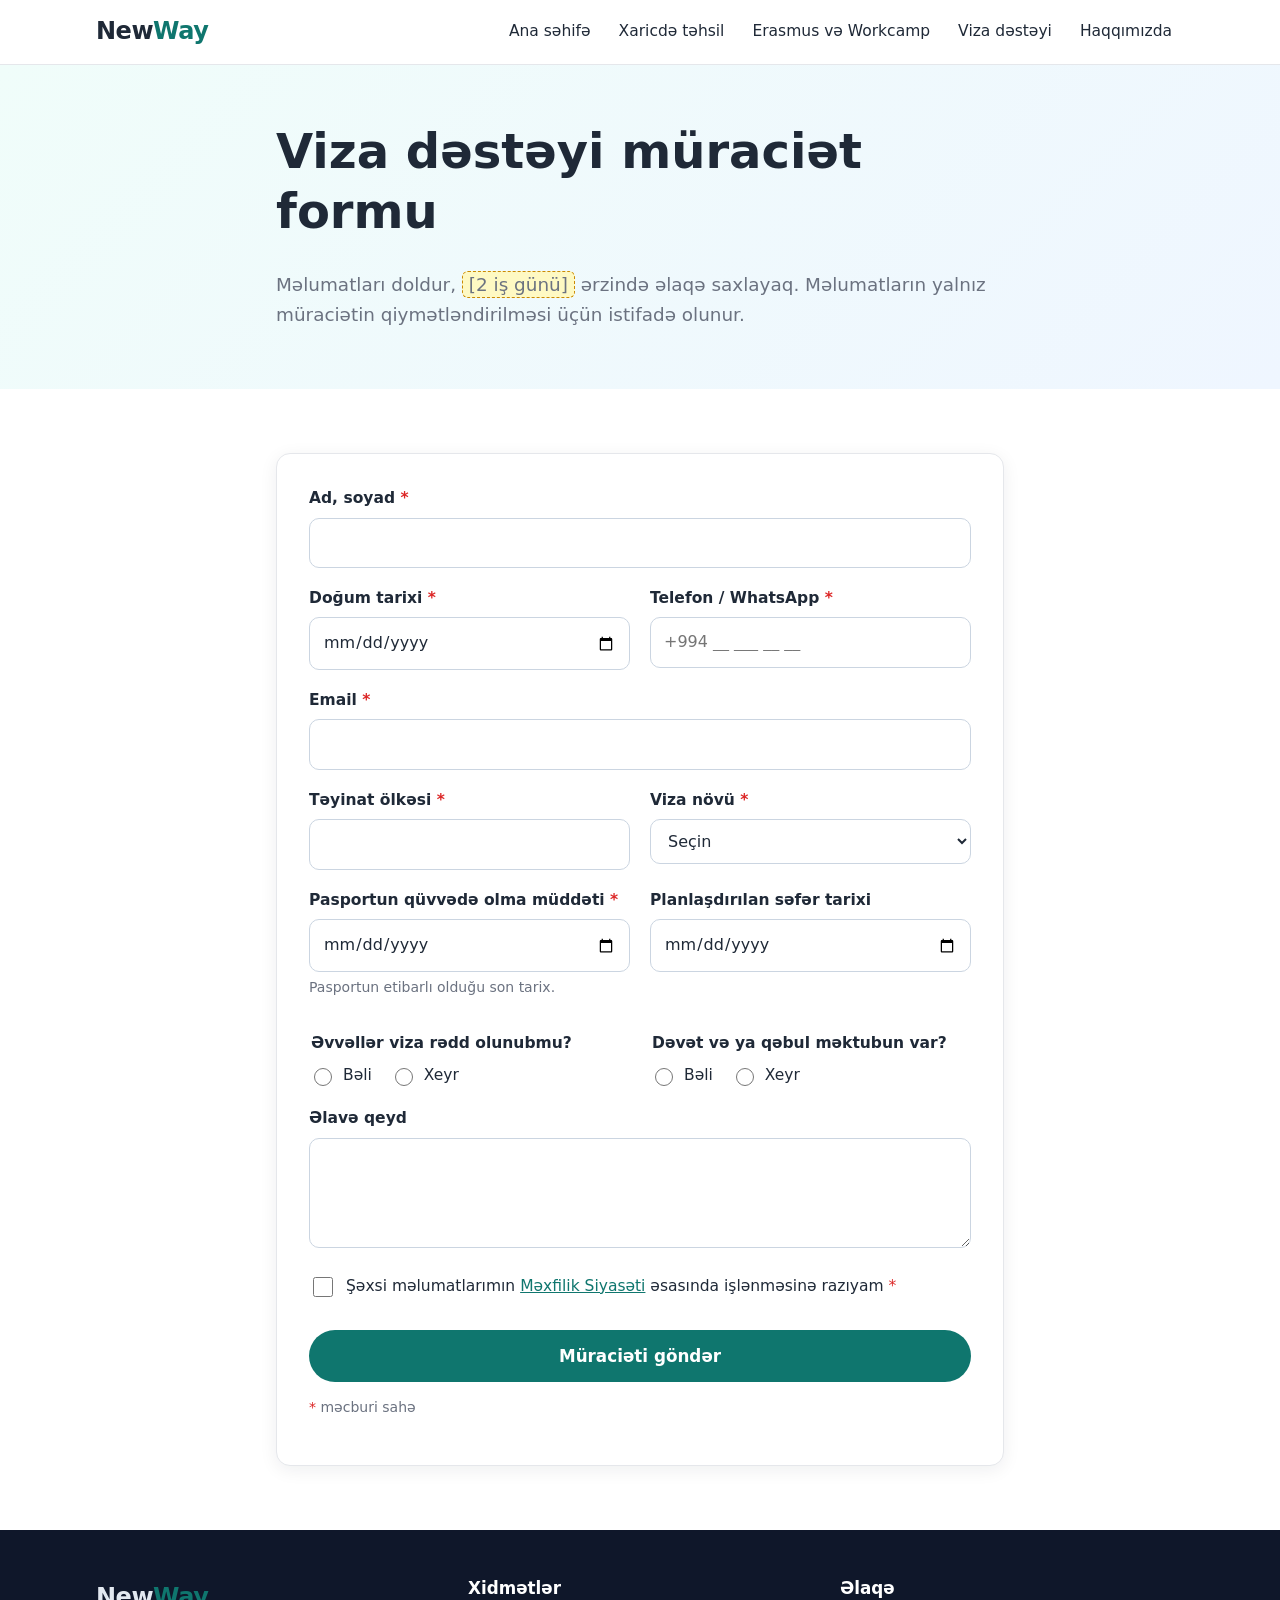
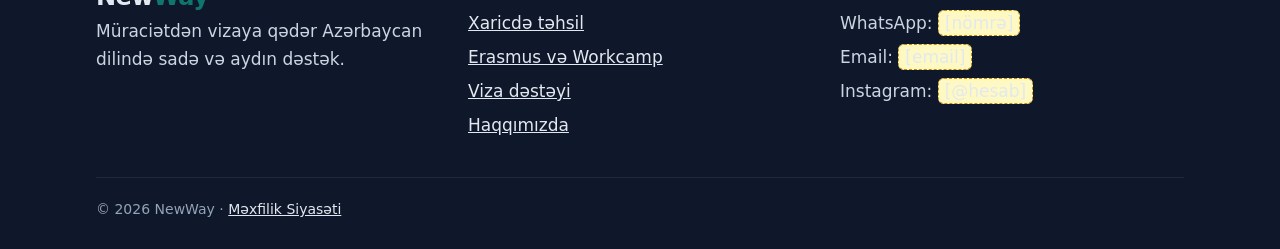
<file: muraciet-viza.html>
<!DOCTYPE html>
<html lang="az">
<head>
  <meta charset="UTF-8">
  <meta name="viewport" content="width=device-width, initial-scale=1.0">
  <title>Viza dəstəyi müraciət formu — NewWay</title>
  <meta name="description" content="Viza dəstəyi üçün müraciət formu.">
  <link rel="icon" href="data:image/svg+xml,<svg xmlns='http://www.w3.org/2000/svg' viewBox='0 0 100 100'><rect width='100' height='100' rx='22' fill='%230f766e'/><text x='50' y='70' font-size='60' font-family='Arial' font-weight='700' text-anchor='middle' fill='white'>N</text></svg>">
  <link rel="stylesheet" href="/assets/css/style.css">
</head>
<body>
  <a class="skip-link" href="#main">Əsas məzmuna keç</a>
  <header class="site-header">
    <div class="container header-inner">
      <a class="logo" href="/index.html">New<span>Way</span></a>
      <button class="nav-toggle" type="button" aria-expanded="false" aria-controls="main-nav" aria-label="Menyunu aç">☰</button>
      <nav class="main-nav" id="main-nav" aria-label="Əsas menyu">
        <ul>
          <li><a href="/index.html">Ana səhifə</a></li>
          <li><a href="/xaricde-tehsil.html">Xaricdə təhsil</a></li>
          <li><a href="/erasmus-workcamp.html">Erasmus və Workcamp</a></li>
          <li><a href="/viza.html">Viza dəstəyi</a></li>
          <li><a href="/haqqimizda.html">Haqqımızda</a></li>
        </ul>
      </nav>
    </div>
  </header>

  <main id="main">
    <section class="page-hero">
      <div class="container form-wrap">
        <h1>Viza dəstəyi müraciət formu</h1>
        <p class="lead">Məlumatları doldur, <span data-config="responseTime">[2 iş günü]</span> ərzində əlaqə saxlayaq. Məlumatların yalnız müraciətin qiymətləndirilməsi üçün istifadə olunur.</p>
      </div>
    </section>

    <section class="section">
      <div class="container form-wrap">
        <form class="form-card" name="viza" method="POST" action="/tesekkur.html" data-netlify="true" netlify-honeypot="bot-field">
        <input type="hidden" name="form-name" value="viza">
        <p class="hidden">
          <label>Bu sahəni boş saxlayın: <input name="bot-field"></label>
        </p>
        <div class="form-grid">
          <div class="field full">
            <label for="adsoyad">Ad, soyad <span class="req">*</span></label>
            <input id="adsoyad" type="text" name="ad_soyad" autocomplete="name" required>
          </div>
          <div class="field">
            <label for="dogum">Doğum tarixi <span class="req">*</span></label>
            <input id="dogum" type="date" name="dogum_tarixi" autocomplete="bday" required>
          </div>
          <div class="field">
            <label for="telefon">Telefon / WhatsApp <span class="req">*</span></label>
            <input id="telefon" type="tel" name="telefon" autocomplete="tel" placeholder="+994 __ ___ __ __" required>
          </div>
          <div class="field full">
            <label for="email">Email <span class="req">*</span></label>
            <input id="email" type="email" name="email" autocomplete="email" required>
          </div>
          <div class="field">
            <label for="olke">Təyinat ölkəsi <span class="req">*</span></label>
            <input id="olke" type="text" name="teyinat_olkesi" required>
          </div>
          <div class="field">
            <label for="vizanovu">Viza növü <span class="req">*</span></label>
            <select id="vizanovu" name="viza_novu" required>
              <option value="" disabled selected>Seçin</option>
              <option>Tələbə</option>
              <option>Turist</option>
              <option>İş</option>
              <option>Könüllü</option>
              <option>Digər</option>
            </select>
          </div>
          <div class="field">
            <label for="pasport">Pasportun qüvvədə olma müddəti <span class="req">*</span></label>
            <input id="pasport" type="date" name="pasport_muddeti" required>
            <p class="hint">Pasportun etibarlı olduğu son tarix.</p>
          </div>
          <div class="field">
            <label for="seyahet">Planlaşdırılan səfər tarixi</label>
            <input id="seyahet" type="date" name="sefer_tarixi">
          </div>
          <div class="field">
            <fieldset>
              <legend>Əvvəllər viza rədd olunubmu?</legend>
              <div class="options">
              <label><input type="radio" name="viza_redd" value="Bəli"> Bəli</label>
              <label><input type="radio" name="viza_redd" value="Xeyr"> Xeyr</label>
            </div>
            </fieldset>
          </div>
          <div class="field">
            <fieldset>
              <legend>Dəvət və ya qəbul məktubun var?</legend>
              <div class="options">
              <label><input type="radio" name="devet_mektubu" value="Bəli"> Bəli</label>
              <label><input type="radio" name="devet_mektubu" value="Xeyr"> Xeyr</label>
            </div>
            </fieldset>
          </div>
          <div class="field full">
            <label for="qeyd">Əlavə qeyd</label>
            <textarea id="qeyd" name="elave_qeyd"></textarea>
          </div>
          <div class="field full consent">
            <label>
              <input type="checkbox" name="razilik" value="Bəli" required>
              <span>Şəxsi məlumatlarımın <a href="/mexfilik.html" target="_blank">Məxfilik Siyasəti</a> əsasında işlənməsinə razıyam <span class="req">*</span></span>
            </label>
          </div>
        </div>
        <div class="form-actions">
          <button class="btn btn-primary" type="submit">Müraciəti göndər</button>
        </div>
        <p class="required-note"><span class="req">*</span> məcburi sahə</p>
        </form>
      </div>
    </section>

  </main>

  <footer class="site-footer">
    <div class="container">
      <div class="footer-grid">
        <div>
          <a class="logo footer-logo" href="/index.html">New<span>Way</span></a>
          <p>Müraciətdən vizaya qədər Azərbaycan dilində sadə və aydın dəstək.</p>
        </div>
        <div>
          <h3>Xidmətlər</h3>
          <ul>
            <li><a href="/xaricde-tehsil.html">Xaricdə təhsil</a></li>
            <li><a href="/erasmus-workcamp.html">Erasmus və Workcamp</a></li>
            <li><a href="/viza.html">Viza dəstəyi</a></li>
            <li><a href="/haqqimizda.html">Haqqımızda</a></li>
          </ul>
        </div>
        <div>
          <h3>Əlaqə</h3>
          <ul>
            <li>WhatsApp: <a data-config-link="whatsapp" href="#"><span data-config="whatsapp">[nömrə]</span></a></li>
            <li>Email: <a data-config-link="email" href="#"><span data-config="email">[email]</span></a></li>
            <li>Instagram: <a data-config-link="instagram" href="#"><span data-config="instagram">[@hesab]</span></a></li>
          </ul>
        </div>
      </div>
      <div class="footer-bottom">
        © <span data-year></span> NewWay · <a href="/mexfilik.html">Məxfilik Siyasəti</a>
      </div>
    </div>
  </footer>

  <script src="/assets/js/main.js"></script>
</body>
</html>
</file>
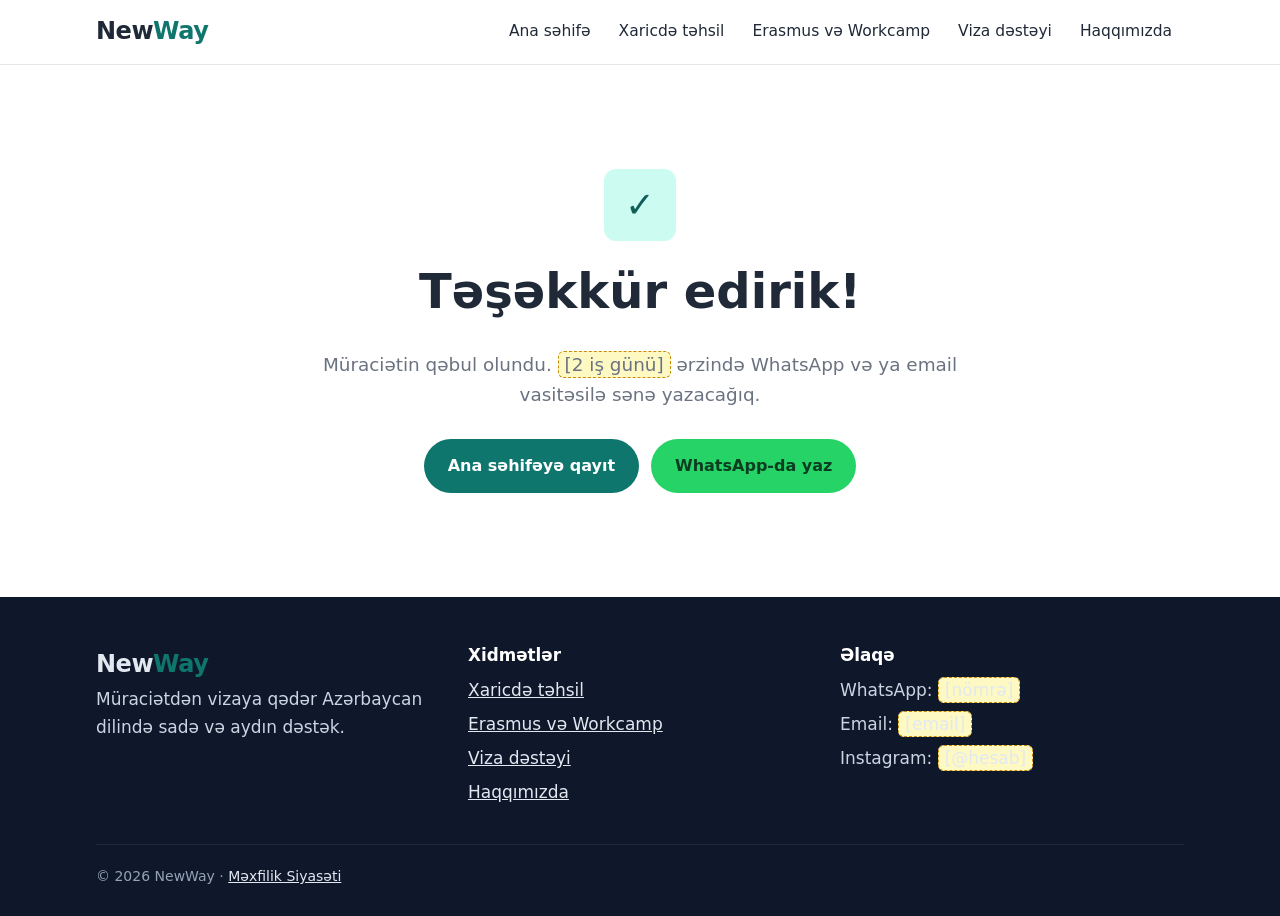
<file: tesekkur.html>
<!DOCTYPE html>
<html lang="az">
<head>
  <meta charset="UTF-8">
  <meta name="viewport" content="width=device-width, initial-scale=1.0">
  <title>Təşəkkür edirik — NewWay</title>
  <meta name="description" content="Müraciətin qəbul olundu.">
  <link rel="icon" href="data:image/svg+xml,<svg xmlns='http://www.w3.org/2000/svg' viewBox='0 0 100 100'><rect width='100' height='100' rx='22' fill='%230f766e'/><text x='50' y='70' font-size='60' font-family='Arial' font-weight='700' text-anchor='middle' fill='white'>N</text></svg>">
  <link rel="stylesheet" href="/assets/css/style.css">
</head>
<body>
  <a class="skip-link" href="#main">Əsas məzmuna keç</a>
  <header class="site-header">
    <div class="container header-inner">
      <a class="logo" href="/index.html">New<span>Way</span></a>
      <button class="nav-toggle" type="button" aria-expanded="false" aria-controls="main-nav" aria-label="Menyunu aç">☰</button>
      <nav class="main-nav" id="main-nav" aria-label="Əsas menyu">
        <ul>
          <li><a href="/index.html">Ana səhifə</a></li>
          <li><a href="/xaricde-tehsil.html">Xaricdə təhsil</a></li>
          <li><a href="/erasmus-workcamp.html">Erasmus və Workcamp</a></li>
          <li><a href="/viza.html">Viza dəstəyi</a></li>
          <li><a href="/haqqimizda.html">Haqqımızda</a></li>
        </ul>
      </nav>
    </div>
  </header>

  <main id="main">
    <section class="section">
      <div class="container form-wrap" style="text-align: center; padding: 40px 16px;">
        <div class="card-icon" aria-hidden="true" style="margin: 0 auto 20px; width: 72px; height: 72px; font-size: 2.2rem;">✓</div>
        <h1>Təşəkkür edirik!</h1>
        <p class="lead" style="margin: 0 auto 28px;">Müraciətin qəbul olundu. <span data-config="responseTime">[2 iş günü]</span> ərzində WhatsApp və ya email vasitəsilə sənə yazacağıq.</p>
        <div class="btn-row" style="justify-content: center;">
          <a class="btn btn-primary" href="/index.html">Ana səhifəyə qayıt</a>
          <a class="btn btn-whatsapp" data-config-link="whatsapp" href="#">WhatsApp-da yaz</a>
        </div>
      </div>
    </section>

  </main>

  <footer class="site-footer">
    <div class="container">
      <div class="footer-grid">
        <div>
          <a class="logo footer-logo" href="/index.html">New<span>Way</span></a>
          <p>Müraciətdən vizaya qədər Azərbaycan dilində sadə və aydın dəstək.</p>
        </div>
        <div>
          <h3>Xidmətlər</h3>
          <ul>
            <li><a href="/xaricde-tehsil.html">Xaricdə təhsil</a></li>
            <li><a href="/erasmus-workcamp.html">Erasmus və Workcamp</a></li>
            <li><a href="/viza.html">Viza dəstəyi</a></li>
            <li><a href="/haqqimizda.html">Haqqımızda</a></li>
          </ul>
        </div>
        <div>
          <h3>Əlaqə</h3>
          <ul>
            <li>WhatsApp: <a data-config-link="whatsapp" href="#"><span data-config="whatsapp">[nömrə]</span></a></li>
            <li>Email: <a data-config-link="email" href="#"><span data-config="email">[email]</span></a></li>
            <li>Instagram: <a data-config-link="instagram" href="#"><span data-config="instagram">[@hesab]</span></a></li>
          </ul>
        </div>
      </div>
      <div class="footer-bottom">
        © <span data-year></span> NewWay · <a href="/mexfilik.html">Məxfilik Siyasəti</a>
      </div>
    </div>
  </footer>

  <script src="/assets/js/main.js"></script>
</body>
</html>
</file>
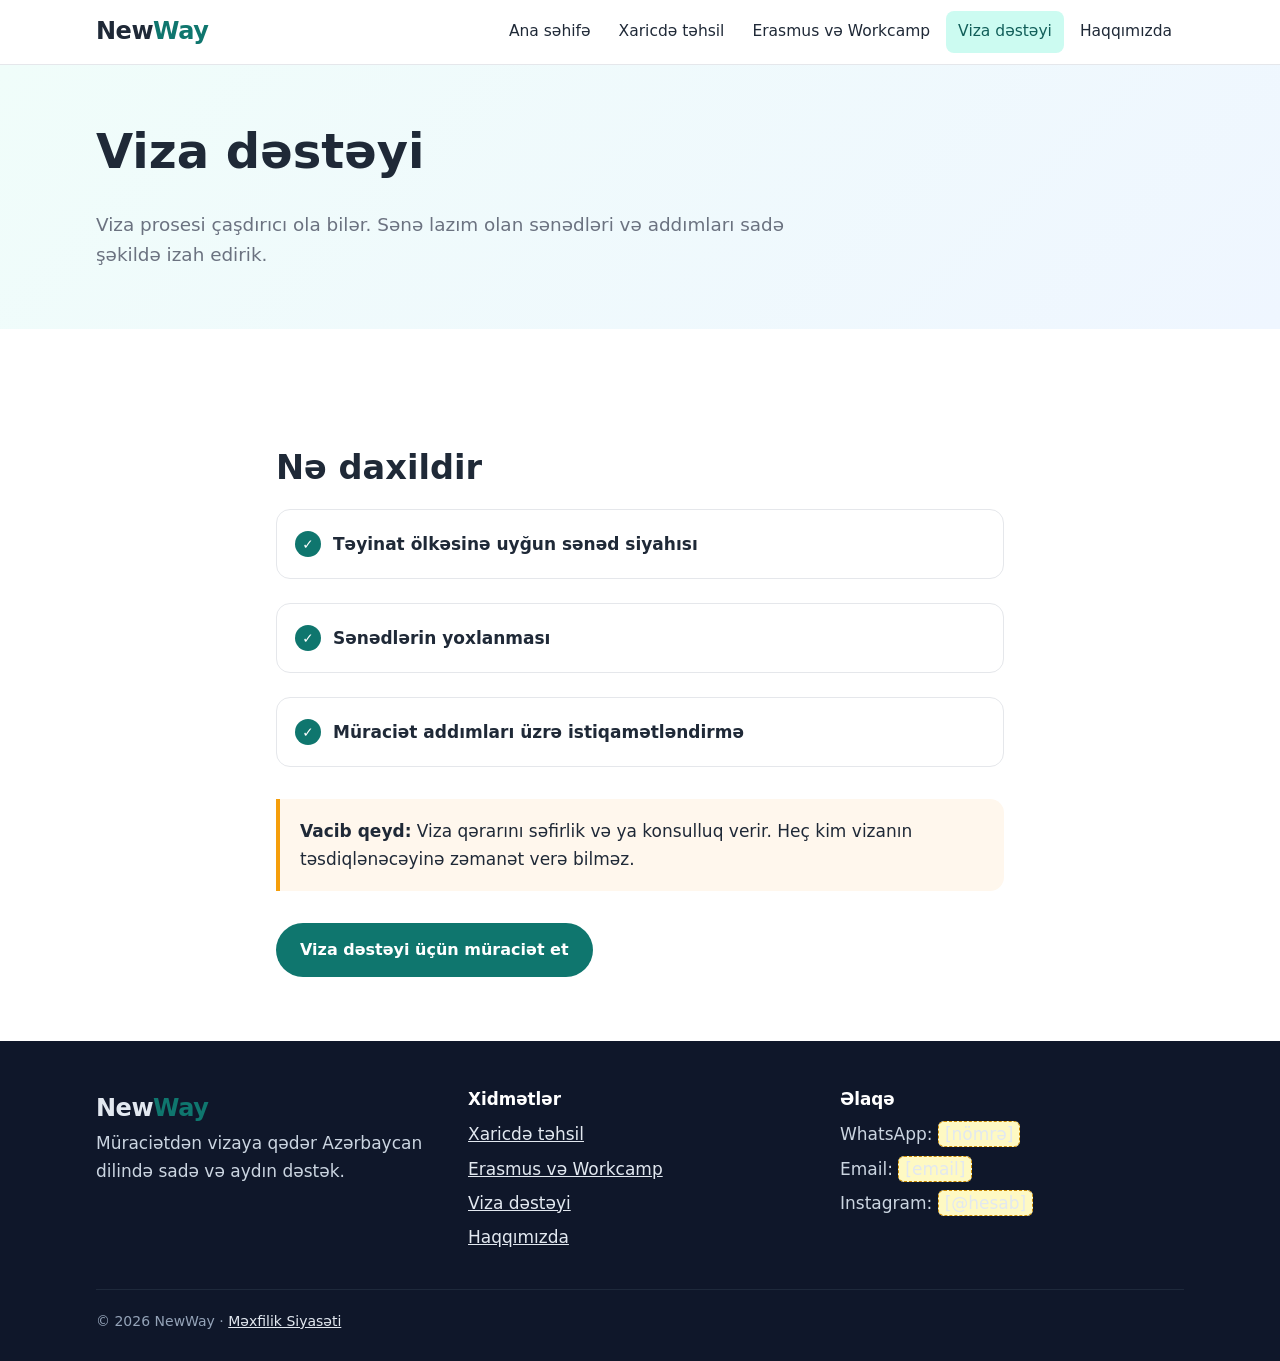
<file: viza.html>
<!DOCTYPE html>
<html lang="az">
<head>
  <meta charset="UTF-8">
  <meta name="viewport" content="width=device-width, initial-scale=1.0">
  <title>Viza dəstəyi — NewWay</title>
  <meta name="description" content="Viza üçün lazım olan sənədləri və addımları sadə şəkildə izah edirik.">
  <link rel="icon" href="data:image/svg+xml,<svg xmlns='http://www.w3.org/2000/svg' viewBox='0 0 100 100'><rect width='100' height='100' rx='22' fill='%230f766e'/><text x='50' y='70' font-size='60' font-family='Arial' font-weight='700' text-anchor='middle' fill='white'>N</text></svg>">
  <link rel="stylesheet" href="/assets/css/style.css">
</head>
<body>
  <a class="skip-link" href="#main">Əsas məzmuna keç</a>
  <header class="site-header">
    <div class="container header-inner">
      <a class="logo" href="/index.html">New<span>Way</span></a>
      <button class="nav-toggle" type="button" aria-expanded="false" aria-controls="main-nav" aria-label="Menyunu aç">☰</button>
      <nav class="main-nav" id="main-nav" aria-label="Əsas menyu">
        <ul>
          <li><a href="/index.html">Ana səhifə</a></li>
          <li><a href="/xaricde-tehsil.html">Xaricdə təhsil</a></li>
          <li><a href="/erasmus-workcamp.html">Erasmus və Workcamp</a></li>
          <li><a href="/viza.html">Viza dəstəyi</a></li>
          <li><a href="/haqqimizda.html">Haqqımızda</a></li>
        </ul>
      </nav>
    </div>
  </header>

  <main id="main">
    <section class="page-hero">
      <div class="container">
        <h1>Viza dəstəyi</h1>
        <p class="lead">Viza prosesi çaşdırıcı ola bilər. Sənə lazım olan sənədləri və addımları sadə şəkildə izah edirik.</p>
      </div>
    </section>

    <section class="section">
      <div class="container prose">
        <h2>Nə daxildir</h2>
        <ul class="features grid">
          <li>Təyinat ölkəsinə uyğun sənəd siyahısı</li>
          <li>Sənədlərin yoxlanması</li>
          <li>Müraciət addımları üzrə istiqamətləndirmə</li>
        </ul>

        <div class="notice" style="margin: 32px 0;">
          <p><strong>Vacib qeyd:</strong> Viza qərarını səfirlik və ya konsulluq verir. Heç kim vizanın təsdiqlənəcəyinə zəmanət verə bilməz.</p>
        </div>

        <a class="btn btn-primary" href="/muraciet-viza.html">Viza dəstəyi üçün müraciət et</a>
      </div>
    </section>

  </main>

  <footer class="site-footer">
    <div class="container">
      <div class="footer-grid">
        <div>
          <a class="logo footer-logo" href="/index.html">New<span>Way</span></a>
          <p>Müraciətdən vizaya qədər Azərbaycan dilində sadə və aydın dəstək.</p>
        </div>
        <div>
          <h3>Xidmətlər</h3>
          <ul>
            <li><a href="/xaricde-tehsil.html">Xaricdə təhsil</a></li>
            <li><a href="/erasmus-workcamp.html">Erasmus və Workcamp</a></li>
            <li><a href="/viza.html">Viza dəstəyi</a></li>
            <li><a href="/haqqimizda.html">Haqqımızda</a></li>
          </ul>
        </div>
        <div>
          <h3>Əlaqə</h3>
          <ul>
            <li>WhatsApp: <a data-config-link="whatsapp" href="#"><span data-config="whatsapp">[nömrə]</span></a></li>
            <li>Email: <a data-config-link="email" href="#"><span data-config="email">[email]</span></a></li>
            <li>Instagram: <a data-config-link="instagram" href="#"><span data-config="instagram">[@hesab]</span></a></li>
          </ul>
        </div>
      </div>
      <div class="footer-bottom">
        © <span data-year></span> NewWay · <a href="/mexfilik.html">Məxfilik Siyasəti</a>
      </div>
    </div>
  </footer>

  <script src="/assets/js/main.js"></script>
</body>
</html>
</file>
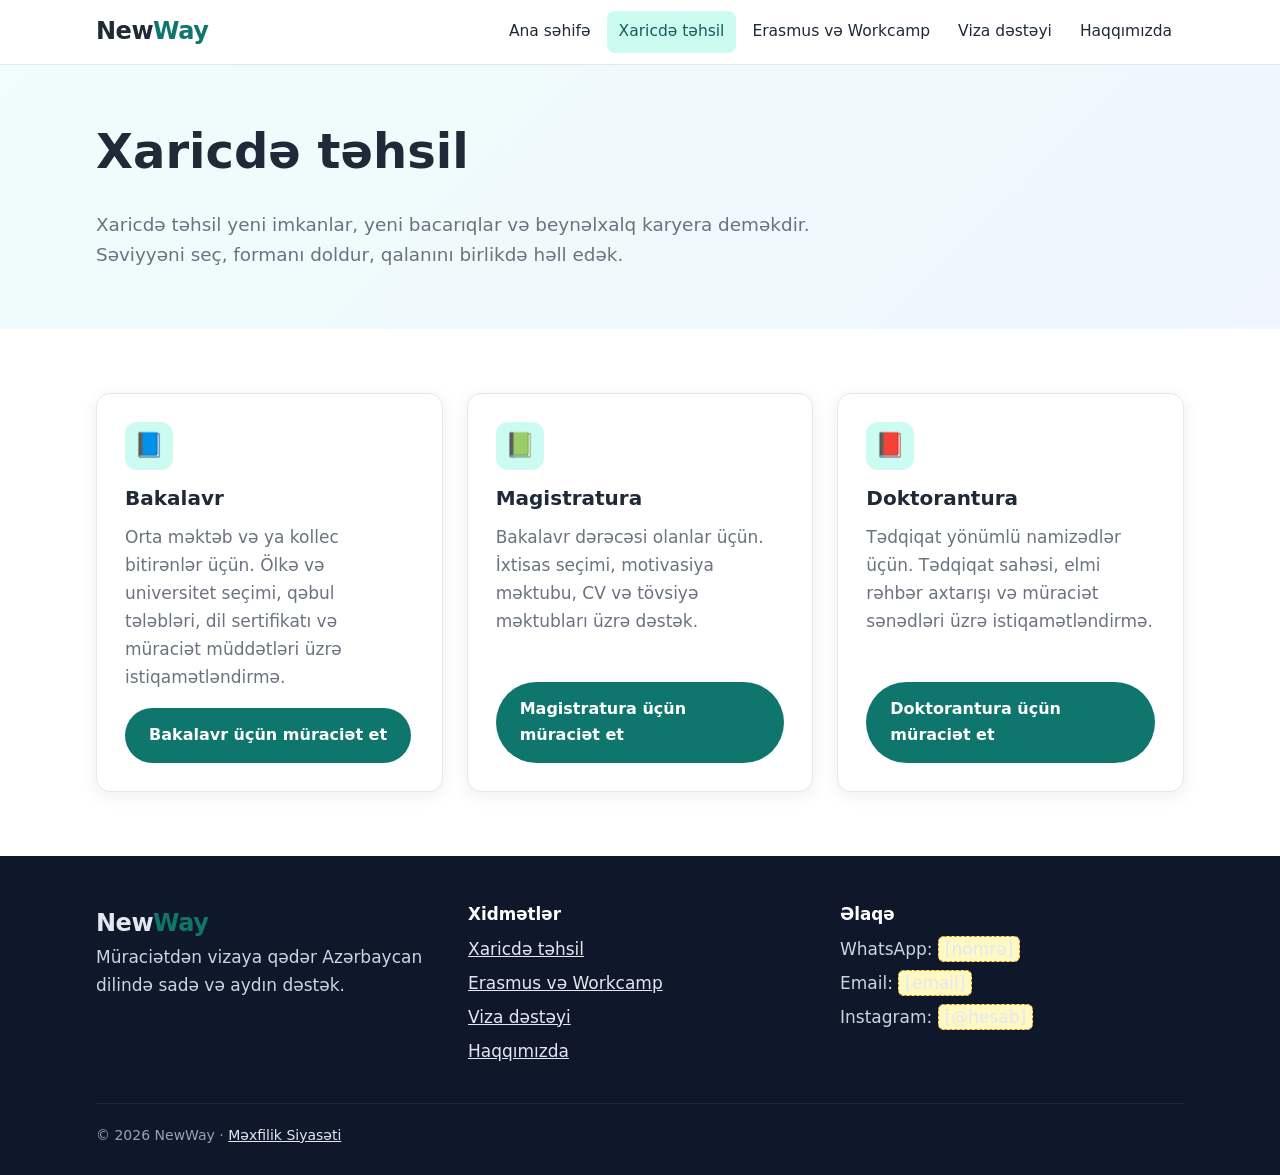
<file: xaricde-tehsil.html>
<!DOCTYPE html>
<html lang="az">
<head>
  <meta charset="UTF-8">
  <meta name="viewport" content="width=device-width, initial-scale=1.0">
  <title>Xaricdə təhsil — NewWay</title>
  <meta name="description" content="Bakalavr, magistratura və doktorantura üçün xaricdə təhsil istiqamətləndirməsi.">
  <link rel="icon" href="data:image/svg+xml,<svg xmlns='http://www.w3.org/2000/svg' viewBox='0 0 100 100'><rect width='100' height='100' rx='22' fill='%230f766e'/><text x='50' y='70' font-size='60' font-family='Arial' font-weight='700' text-anchor='middle' fill='white'>N</text></svg>">
  <link rel="stylesheet" href="/assets/css/style.css">
</head>
<body>
  <a class="skip-link" href="#main">Əsas məzmuna keç</a>
  <header class="site-header">
    <div class="container header-inner">
      <a class="logo" href="/index.html">New<span>Way</span></a>
      <button class="nav-toggle" type="button" aria-expanded="false" aria-controls="main-nav" aria-label="Menyunu aç">☰</button>
      <nav class="main-nav" id="main-nav" aria-label="Əsas menyu">
        <ul>
          <li><a href="/index.html">Ana səhifə</a></li>
          <li><a href="/xaricde-tehsil.html">Xaricdə təhsil</a></li>
          <li><a href="/erasmus-workcamp.html">Erasmus və Workcamp</a></li>
          <li><a href="/viza.html">Viza dəstəyi</a></li>
          <li><a href="/haqqimizda.html">Haqqımızda</a></li>
        </ul>
      </nav>
    </div>
  </header>

  <main id="main">
    <section class="page-hero">
      <div class="container">
        <h1>Xaricdə təhsil</h1>
        <p class="lead">Xaricdə təhsil yeni imkanlar, yeni bacarıqlar və beynəlxalq karyera deməkdir. Səviyyəni seç, formanı doldur, qalanını birlikdə həll edək.</p>
      </div>
    </section>

    <section class="section">
      <div class="container">
        <div class="grid grid-3">
          <article class="card">
            <div class="card-icon" aria-hidden="true">📘</div>
            <h2 class="h3">Bakalavr</h2>
            <p>Orta məktəb və ya kollec bitirənlər üçün. Ölkə və universitet seçimi, qəbul tələbləri, dil sertifikatı və müraciət müddətləri üzrə istiqamətləndirmə.</p>
            <a class="btn btn-primary" href="/muraciet-tehsil.html?seviyye=bakalavr">Bakalavr üçün müraciət et</a>
          </article>
          <article class="card">
            <div class="card-icon" aria-hidden="true">📗</div>
            <h2 class="h3">Magistratura</h2>
            <p>Bakalavr dərəcəsi olanlar üçün. İxtisas seçimi, motivasiya məktubu, CV və tövsiyə məktubları üzrə dəstək.</p>
            <a class="btn btn-primary" href="/muraciet-tehsil.html?seviyye=magistratura">Magistratura üçün müraciət et</a>
          </article>
          <article class="card">
            <div class="card-icon" aria-hidden="true">📕</div>
            <h2 class="h3">Doktorantura</h2>
            <p>Tədqiqat yönümlü namizədlər üçün. Tədqiqat sahəsi, elmi rəhbər axtarışı və müraciət sənədləri üzrə istiqamətləndirmə.</p>
            <a class="btn btn-primary" href="/muraciet-tehsil.html?seviyye=doktorantura">Doktorantura üçün müraciət et</a>
          </article>
        </div>
      </div>
    </section>

  </main>

  <footer class="site-footer">
    <div class="container">
      <div class="footer-grid">
        <div>
          <a class="logo footer-logo" href="/index.html">New<span>Way</span></a>
          <p>Müraciətdən vizaya qədər Azərbaycan dilində sadə və aydın dəstək.</p>
        </div>
        <div>
          <h3>Xidmətlər</h3>
          <ul>
            <li><a href="/xaricde-tehsil.html">Xaricdə təhsil</a></li>
            <li><a href="/erasmus-workcamp.html">Erasmus və Workcamp</a></li>
            <li><a href="/viza.html">Viza dəstəyi</a></li>
            <li><a href="/haqqimizda.html">Haqqımızda</a></li>
          </ul>
        </div>
        <div>
          <h3>Əlaqə</h3>
          <ul>
            <li>WhatsApp: <a data-config-link="whatsapp" href="#"><span data-config="whatsapp">[nömrə]</span></a></li>
            <li>Email: <a data-config-link="email" href="#"><span data-config="email">[email]</span></a></li>
            <li>Instagram: <a data-config-link="instagram" href="#"><span data-config="instagram">[@hesab]</span></a></li>
          </ul>
        </div>
      </div>
      <div class="footer-bottom">
        © <span data-year></span> NewWay · <a href="/mexfilik.html">Məxfilik Siyasəti</a>
      </div>
    </div>
  </footer>

  <script src="/assets/js/main.js"></script>
</body>
</html>
</file>
<file: assets/css/style.css>
:root {
  --color-primary: #0f766e;
  --color-primary-dark: #115e59;
  --color-primary-light: #ccfbf1;
  --color-accent: #2563eb;
  --color-text: #1f2937;
  --color-muted: #6b7280;
  --color-bg: #ffffff;
  --color-bg-alt: #f5f7f6;
  --color-border: #e5e7eb;
  --color-warning-bg: #fff7ed;
  --color-warning-border: #f59e0b;
  --color-placeholder-bg: #fef9c3;
  --radius: 14px;
  --shadow: 0 4px 18px rgba(15, 23, 42, 0.07);
  --max-width: 1120px;
  --font: system-ui, -apple-system, "Segoe UI", Roboto, "Helvetica Neue", Arial, sans-serif;
}

*,
*::before,
*::after {
  box-sizing: border-box;
}

html {
  scroll-behavior: smooth;
}

body {
  margin: 0;
  font-family: var(--font);
  font-size: 1.0625rem;
  line-height: 1.65;
  color: var(--color-text);
  background: var(--color-bg);
}

img {
  max-width: 100%;
}

a {
  color: var(--color-primary);
}

h1,
h2,
h3 {
  line-height: 1.25;
  margin: 0 0 0.6em;
}

h1 {
  font-size: clamp(1.9rem, 4.5vw, 3rem);
}

h2 {
  font-size: clamp(1.5rem, 3vw, 2.1rem);
}

h3,
.h3 {
  font-size: 1.25rem;
}

p {
  margin: 0 0 1em;
}

:focus-visible {
  outline: 3px solid var(--color-accent);
  outline-offset: 2px;
}

.container {
  width: 100%;
  max-width: var(--max-width);
  margin: 0 auto;
  padding: 0 16px;
}

.skip-link {
  position: absolute;
  left: -9999px;
}

.skip-link:focus {
  left: 16px;
  top: 8px;
  z-index: 100;
  background: #fff;
  padding: 8px 12px;
  border-radius: 8px;
}

/* ---------- Header ---------- */
.site-header {
  position: sticky;
  top: 0;
  z-index: 50;
  background: rgba(255, 255, 255, 0.96);
  backdrop-filter: blur(6px);
  border-bottom: 1px solid var(--color-border);
}

.header-inner {
  display: flex;
  align-items: center;
  justify-content: space-between;
  min-height: 64px;
}

.logo {
  font-size: 1.5rem;
  font-weight: 800;
  text-decoration: none;
  color: var(--color-text);
  letter-spacing: -0.02em;
}

.logo span {
  color: var(--color-primary);
}

.nav-toggle {
  display: none;
  background: none;
  border: 1px solid var(--color-border);
  border-radius: 8px;
  padding: 8px 10px;
  cursor: pointer;
  font-size: 1.1rem;
  line-height: 1;
}

.main-nav ul {
  list-style: none;
  display: flex;
  gap: 4px;
  margin: 0;
  padding: 0;
}

.main-nav a {
  display: block;
  padding: 8px 12px;
  border-radius: 8px;
  text-decoration: none;
  color: var(--color-text);
  font-weight: 500;
  font-size: 0.97rem;
}

.main-nav a:hover,
.main-nav a[aria-current="page"] {
  background: var(--color-primary-light);
  color: var(--color-primary-dark);
}

@media (max-width: 860px) {
  .nav-toggle {
    display: block;
  }

  .main-nav {
    display: none;
    position: absolute;
    top: 64px;
    left: 0;
    right: 0;
    background: #fff;
    border-bottom: 1px solid var(--color-border);
    box-shadow: var(--shadow);
  }

  .main-nav.open {
    display: block;
  }

  .main-nav ul {
    flex-direction: column;
    padding: 8px 16px 16px;
  }
}

/* ---------- Buttons ---------- */
.btn {
  display: inline-block;
  padding: 12px 22px;
  border-radius: 999px;
  font-weight: 600;
  font-size: 1rem;
  text-decoration: none;
  border: 2px solid transparent;
  cursor: pointer;
  transition: background 0.15s, color 0.15s, border-color 0.15s;
  font-family: inherit;
}

.btn-primary {
  background: var(--color-primary);
  color: #fff;
}

.btn-primary:hover {
  background: var(--color-primary-dark);
}

.btn-outline {
  background: transparent;
  color: var(--color-primary);
  border-color: var(--color-primary);
}

.btn-outline:hover {
  background: var(--color-primary-light);
}

.btn-whatsapp {
  background: #25d366;
  color: #0b3d20;
}

.btn-whatsapp:hover {
  background: #1ebe5a;
}

.btn-row {
  display: flex;
  flex-wrap: wrap;
  gap: 12px;
}

/* ---------- Sections ---------- */
.section {
  padding: 64px 0;
}

.section-alt {
  background: var(--color-bg-alt);
}

.section-title {
  text-align: center;
  margin-bottom: 36px;
}

.lead {
  font-size: 1.15rem;
  color: var(--color-muted);
  max-width: 720px;
}

.section-title .lead {
  margin: 0 auto;
}

.hero {
  padding: 80px 0 72px;
  background: linear-gradient(135deg, #f0fdfa 0%, #eff6ff 100%);
}

.hero h1 {
  max-width: 820px;
}

.hero .lead {
  margin-bottom: 28px;
}

.page-hero {
  padding: 56px 0 40px;
  background: linear-gradient(135deg, #f0fdfa 0%, #eff6ff 100%);
}

/* ---------- Cards ---------- */
.grid {
  display: grid;
  gap: 24px;
}

.grid-2 {
  grid-template-columns: repeat(auto-fit, minmax(280px, 1fr));
}

.grid-3 {
  grid-template-columns: repeat(auto-fit, minmax(260px, 1fr));
}

.card {
  background: #fff;
  border: 1px solid var(--color-border);
  border-radius: var(--radius);
  padding: 28px;
  box-shadow: var(--shadow);
  display: flex;
  flex-direction: column;
}

.card p {
  color: var(--color-muted);
}

.card .btn {
  margin-top: auto;
  align-self: flex-start;
}

a.card {
  text-decoration: none;
  color: inherit;
  transition: transform 0.15s, box-shadow 0.15s;
}

a.card:hover {
  transform: translateY(-3px);
  box-shadow: 0 10px 28px rgba(15, 23, 42, 0.1);
}

.card-icon {
  width: 48px;
  height: 48px;
  border-radius: 12px;
  background: var(--color-primary-light);
  color: var(--color-primary-dark);
  display: grid;
  place-items: center;
  font-size: 1.5rem;
  margin-bottom: 16px;
}

.card-link {
  margin-top: auto;
  font-weight: 600;
  color: var(--color-primary);
}

/* ---------- Steps ---------- */
.steps {
  list-style: none;
  padding: 0;
  margin: 0;
  counter-reset: step;
}

.steps li {
  counter-increment: step;
  position: relative;
  padding-left: 0;
}

.steps .card::before {
  content: counter(step);
  width: 40px;
  height: 40px;
  border-radius: 50%;
  background: var(--color-primary);
  color: #fff;
  font-weight: 700;
  display: grid;
  place-items: center;
  margin-bottom: 14px;
}

/* ---------- Features list ---------- */
.features {
  list-style: none;
  padding: 0;
  margin: 0;
}

.features li {
  background: #fff;
  border: 1px solid var(--color-border);
  border-radius: var(--radius);
  padding: 20px 20px 20px 56px;
  position: relative;
  font-weight: 600;
}

.features li::before {
  content: "✓";
  position: absolute;
  left: 18px;
  top: 50%;
  transform: translateY(-50%);
  width: 26px;
  height: 26px;
  border-radius: 50%;
  background: var(--color-primary);
  color: #fff;
  display: grid;
  place-items: center;
  font-size: 0.85rem;
}

/* ---------- Notes ---------- */
.notice {
  border-left: 4px solid var(--color-warning-border);
  background: var(--color-warning-bg);
  padding: 18px 20px;
  border-radius: 0 var(--radius) var(--radius) 0;
}

.notice p:last-child {
  margin-bottom: 0;
}

.placeholder {
  background: var(--color-placeholder-bg);
  border: 1px dashed #ca8a04;
  border-radius: 6px;
  padding: 2px 6px;
}

.placeholder-block {
  background: var(--color-placeholder-bg);
  border: 1px dashed #ca8a04;
  border-radius: var(--radius);
  padding: 16px 20px;
  color: #713f12;
}

.prose {
  max-width: 760px;
}

.prose h2 {
  margin-top: 1.6em;
}

.check-list {
  padding-left: 1.2em;
}

.check-list li {
  margin-bottom: 0.4em;
}

/* ---------- Contact ---------- */
.contact-list {
  list-style: none;
  padding: 0;
  margin: 0 auto;
  display: flex;
  flex-wrap: wrap;
  justify-content: center;
  gap: 16px;
}

.contact-list a,
.contact-list span.contact-item {
  display: inline-flex;
  align-items: center;
  gap: 8px;
  padding: 12px 20px;
  border: 1px solid var(--color-border);
  border-radius: 999px;
  background: #fff;
  text-decoration: none;
  color: var(--color-text);
  font-weight: 500;
}

.contact-list a:hover {
  border-color: var(--color-primary);
}

/* ---------- Forms ---------- */
.form-wrap {
  max-width: 760px;
  margin: 0 auto;
}

.form-card {
  background: #fff;
  border: 1px solid var(--color-border);
  border-radius: var(--radius);
  box-shadow: var(--shadow);
  padding: 32px;
}

@media (max-width: 560px) {
  .form-card {
    padding: 20px;
  }
}

.form-grid {
  display: grid;
  grid-template-columns: 1fr 1fr;
  gap: 18px 20px;
}

.form-grid .full {
  grid-column: 1 / -1;
}

@media (max-width: 640px) {
  .form-grid {
    grid-template-columns: 1fr;
  }
}

.field label,
.field legend {
  display: block;
  font-weight: 600;
  margin-bottom: 6px;
  font-size: 0.97rem;
}

.field fieldset {
  border: 0;
  padding: 0;
  margin: 0;
}

.req {
  color: #dc2626;
}

.field input[type="text"],
.field input[type="email"],
.field input[type="tel"],
.field input[type="date"],
.field input[type="file"],
.field select,
.field textarea {
  width: 100%;
  padding: 11px 13px;
  border: 1px solid #cbd5e1;
  border-radius: 10px;
  font: inherit;
  font-size: 1rem;
  background: #fff;
  color: var(--color-text);
}

.field textarea {
  min-height: 110px;
  resize: vertical;
}

.field input:focus,
.field select:focus,
.field textarea:focus {
  border-color: var(--color-primary);
  outline: 3px solid var(--color-primary-light);
  outline-offset: 0;
}

.hint {
  font-size: 0.875rem;
  color: var(--color-muted);
  margin-top: 4px;
}

.options {
  display: flex;
  flex-wrap: wrap;
  gap: 8px 18px;
}

.options label {
  display: inline-flex;
  align-items: center;
  gap: 8px;
  font-weight: 400;
  margin: 0;
  cursor: pointer;
}

.options input {
  width: 18px;
  height: 18px;
  accent-color: var(--color-primary);
}

.consent label {
  display: flex;
  gap: 10px;
  align-items: flex-start;
  font-weight: 400;
}

.consent input {
  width: 20px;
  height: 20px;
  margin-top: 3px;
  flex-shrink: 0;
  accent-color: var(--color-primary);
}

.form-actions {
  margin-top: 24px;
}

.form-actions .btn {
  width: 100%;
  font-size: 1.05rem;
  padding: 14px;
}

.hidden {
  display: none;
}

.required-note {
  font-size: 0.875rem;
  color: var(--color-muted);
  margin-top: 14px;
}

/* ---------- Footer ---------- */
.site-footer {
  background: #0f172a;
  color: #cbd5e1;
  padding: 48px 0 28px;
  margin-top: 0;
}

.site-footer a {
  color: #e2e8f0;
}

.footer-grid {
  display: grid;
  gap: 28px;
  grid-template-columns: repeat(auto-fit, minmax(200px, 1fr));
}

.site-footer h3 {
  color: #fff;
  font-size: 1.05rem;
}

.site-footer ul {
  list-style: none;
  margin: 0;
  padding: 0;
}

.site-footer li {
  margin-bottom: 6px;
}

.footer-logo {
  color: #fff;
}

.footer-bottom {
  border-top: 1px solid #1e293b;
  margin-top: 32px;
  padding-top: 20px;
  font-size: 0.875rem;
  color: #94a3b8;
}
</file>
